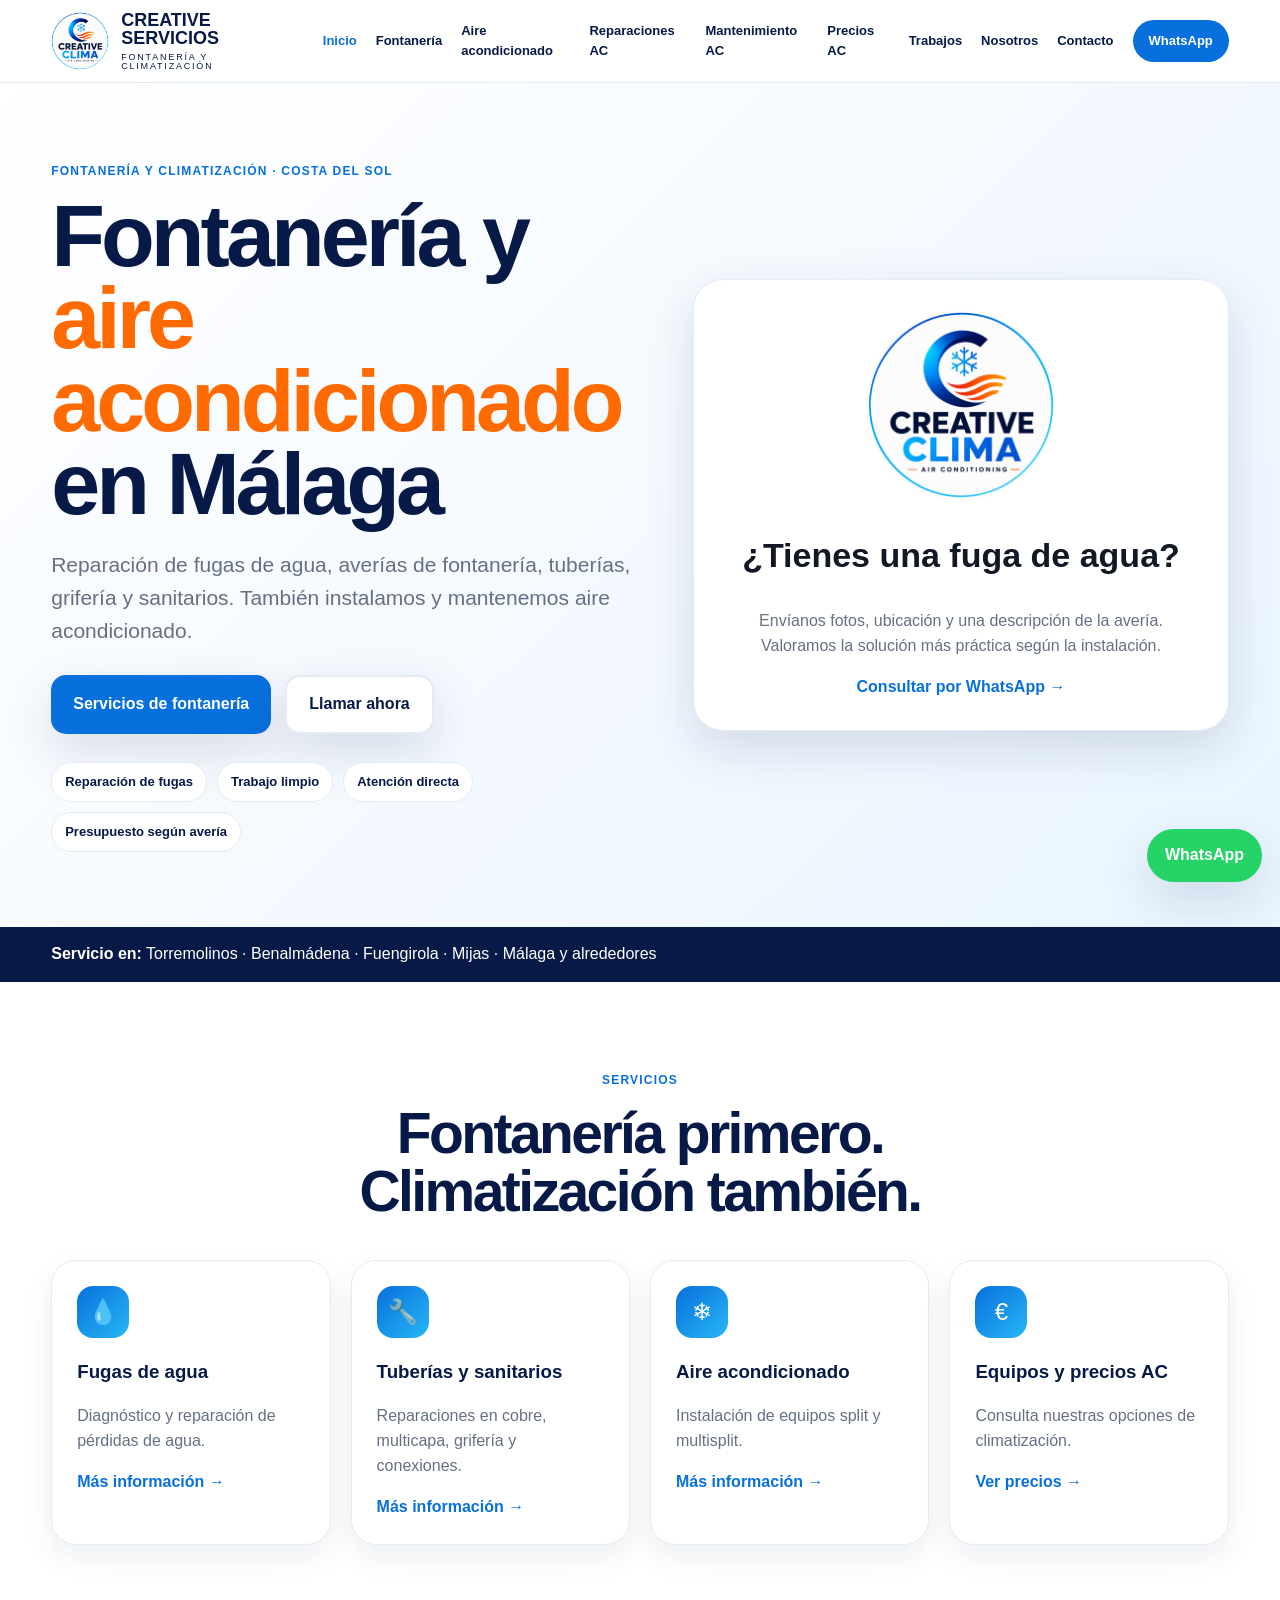
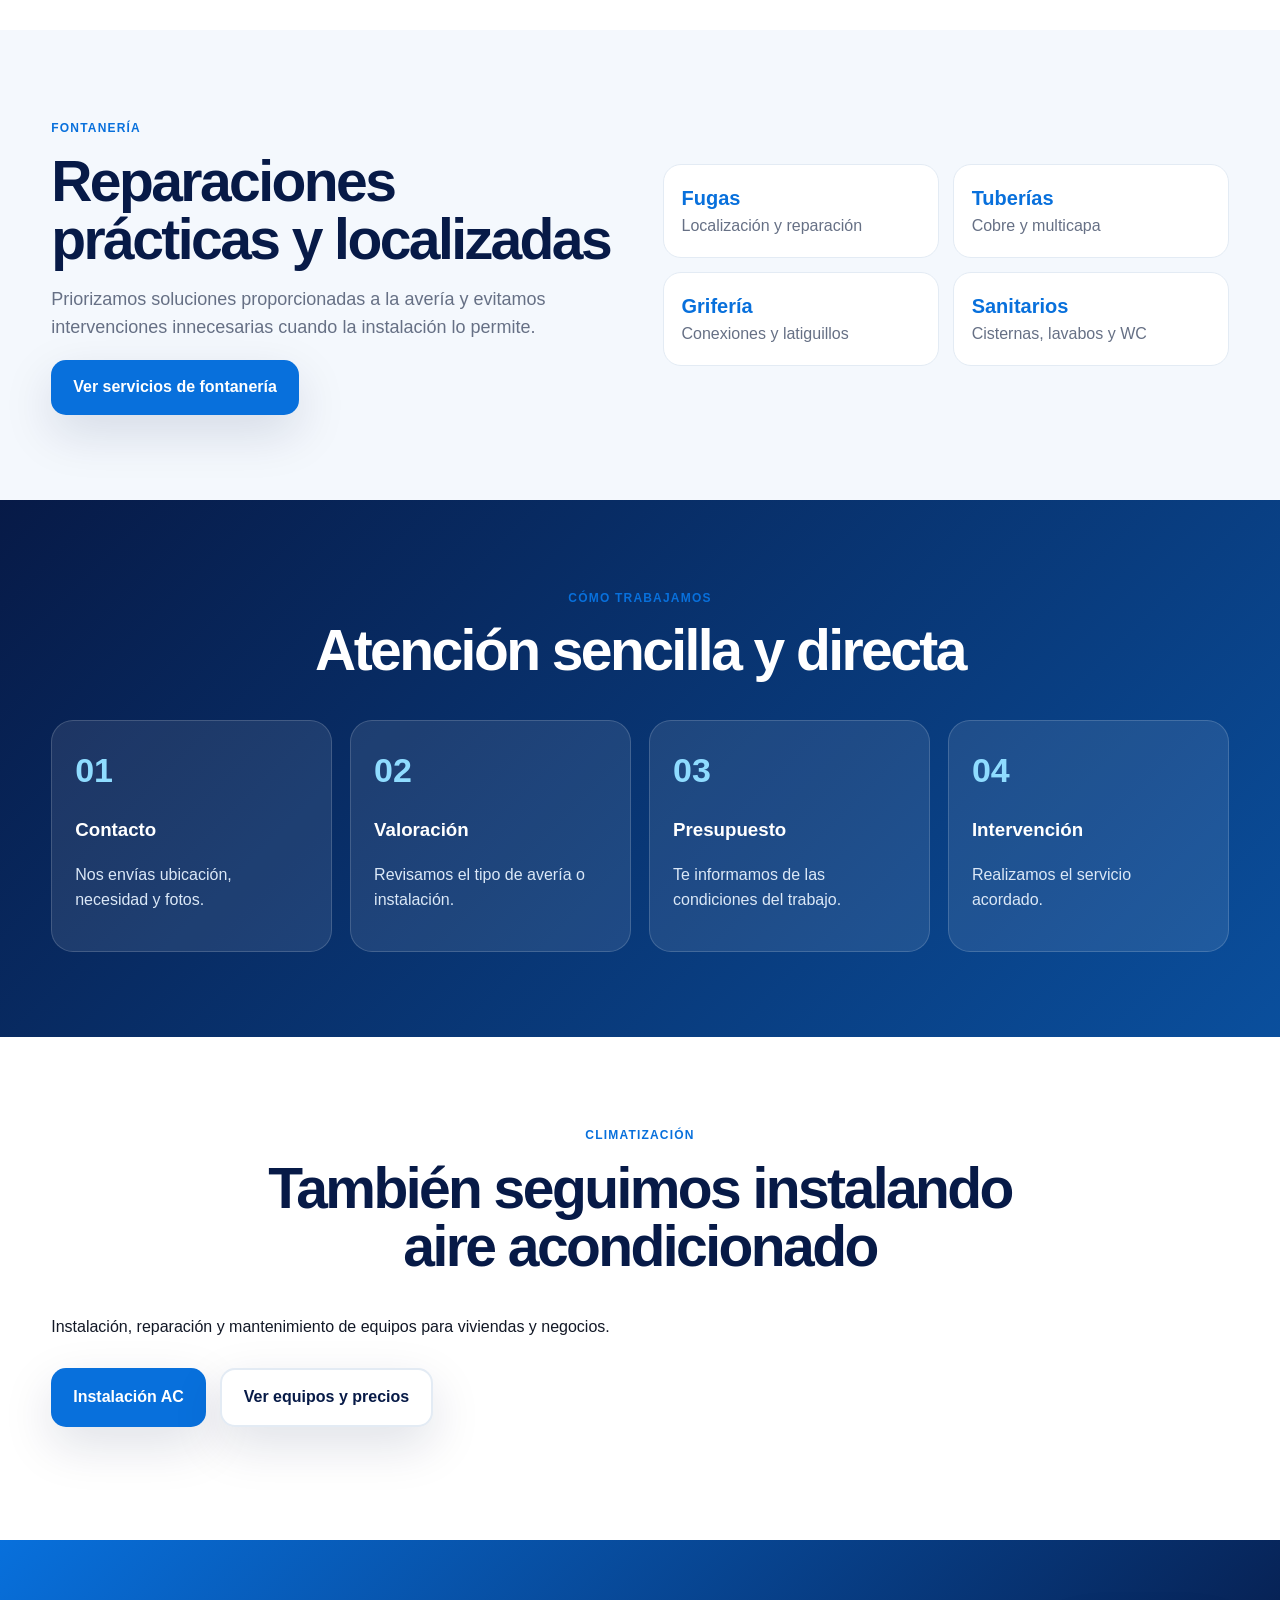
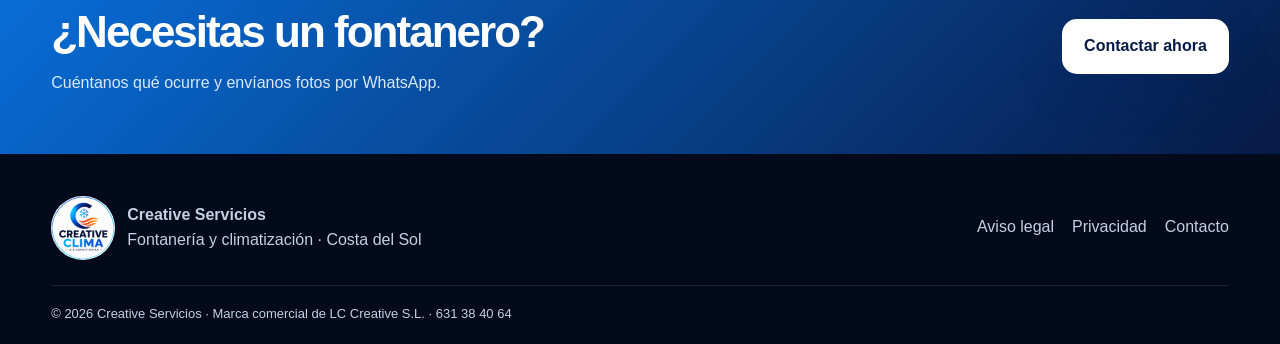
<file: index.html>
<!doctype html><html lang="es"><head>
<meta charset="utf-8"><meta name="viewport" content="width=device-width,initial-scale=1">
<title>Creative Servicios | Fontanería y aire acondicionado en Málaga</title>
<meta name="description" content="Fontanería, reparación de fugas de agua, averías y aire acondicionado en Torremolinos, Benalmádena, Fuengirola, Mijas y Málaga.">
<link rel="canonical" href="https://creativeclima.es/"><link rel="icon" href="assets/creative-clima-logo.png">
<link rel="stylesheet" href="styles.css"></head><body>
<header class="site-header"><div class="container header-inner">
<a class="brand" href="index.html"><img src="assets/creative-clima-logo.png" alt="Creative Servicios"><span><strong>CREATIVE SERVICIOS</strong><small>FONTANERÍA Y CLIMATIZACIÓN</small></span></a>
<button class="menu-toggle" aria-label="Abrir menú"><span></span><span></span><span></span></button>
<nav class="main-nav"><a class="active" href="index.html">Inicio</a><a href="fontaneria.html">Fontanería</a><a href="instalacion.html">Aire acondicionado</a><a href="reparaciones.html">Reparaciones AC</a><a href="mantenimiento.html">Mantenimiento AC</a><a href="precios.html">Precios AC</a><a href="trabajos.html">Trabajos</a><a href="nosotros.html">Nosotros</a><a href="contacto.html">Contacto</a><a class="nav-cta" href="https://wa.me/34631384064?text=Hola%2C%20necesito%20informaci%C3%B3n%20sobre%20fontaner%C3%ADa%20o%20climatizaci%C3%B3n" target="_blank" rel="noopener">WhatsApp</a></nav>
</div></header><main>
<section class="hero"><div class="container hero-grid"><div><span class="eyebrow">Fontanería y climatización · Costa del Sol</span><h1>Fontanería y <em>aire acondicionado</em> en Málaga</h1>
<p class="lead">Reparación de fugas de agua, averías de fontanería, tuberías, grifería y sanitarios. También instalamos y mantenemos aire acondicionado.</p>
<div class="actions"><a class="btn primary" href="fontaneria.html">Servicios de fontanería</a><a class="btn secondary" href="tel:+34631384064">Llamar ahora</a></div>
<div class="trust"><span>Reparación de fugas</span><span>Trabajo limpio</span><span>Atención directa</span><span>Presupuesto según avería</span></div></div>
<div class="hero-card"><img src="assets/creative-clima-logo.png" alt="Creative Servicios"><h2>¿Tienes una fuga de agua?</h2><p>Envíanos fotos, ubicación y una descripción de la avería. Valoramos la solución más práctica según la instalación.</p><a href="https://wa.me/34631384064?text=Hola%2C%20tengo%20una%20fuga%20de%20agua" target="_blank" rel="noopener">Consultar por WhatsApp →</a></div></div>
<div class="coverage"><div class="container"><b>Servicio en:</b> Torremolinos · Benalmádena · Fuengirola · Mijas · Málaga y alrededores</div></div></section>
<section class="section"><div class="container"><div class="section-head"><span class="eyebrow">Servicios</span><h2>Fontanería primero. Climatización también.</h2></div><div class="cards four">
<a class="card" href="fontaneria.html"><span class="icon">💧</span><h3>Fugas de agua</h3><p>Diagnóstico y reparación de pérdidas de agua.</p><b>Más información →</b></a>
<a class="card" href="fontaneria.html"><span class="icon">🔧</span><h3>Tuberías y sanitarios</h3><p>Reparaciones en cobre, multicapa, grifería y conexiones.</p><b>Más información →</b></a>
<a class="card" href="instalacion.html"><span class="icon">❄</span><h3>Aire acondicionado</h3><p>Instalación de equipos split y multisplit.</p><b>Más información →</b></a>
<a class="card" href="precios.html"><span class="icon">€</span><h3>Equipos y precios AC</h3><p>Consulta nuestras opciones de climatización.</p><b>Ver precios →</b></a></div></div></section>
<section class="section soft"><div class="container split"><div><span class="eyebrow">Fontanería</span><h2>Reparaciones prácticas y localizadas</h2><p>Priorizamos soluciones proporcionadas a la avería y evitamos intervenciones innecesarias cuando la instalación lo permite.</p><a class="btn primary" href="fontaneria.html">Ver servicios de fontanería</a></div><div class="check-list"><div><b>Fugas</b><span>Localización y reparación</span></div><div><b>Tuberías</b><span>Cobre y multicapa</span></div><div><b>Grifería</b><span>Conexiones y latiguillos</span></div><div><b>Sanitarios</b><span>Cisternas, lavabos y WC</span></div></div></div></section>
<section class="section dark"><div class="container"><div class="section-head light"><span class="eyebrow">Cómo trabajamos</span><h2>Atención sencilla y directa</h2></div><div class="steps"><div><span>01</span><h3>Contacto</h3><p>Nos envías ubicación, necesidad y fotos.</p></div><div><span>02</span><h3>Valoración</h3><p>Revisamos el tipo de avería o instalación.</p></div><div><span>03</span><h3>Presupuesto</h3><p>Te informamos de las condiciones del trabajo.</p></div><div><span>04</span><h3>Intervención</h3><p>Realizamos el servicio acordado.</p></div></div></div></section>
<section class="section"><div class="container"><div class="section-head"><span class="eyebrow">Climatización</span><h2>También seguimos instalando aire acondicionado</h2></div><p>Instalación, reparación y mantenimiento de equipos para viviendas y negocios.</p><div class="actions"><a class="btn primary" href="instalacion.html">Instalación AC</a><a class="btn secondary" href="precios.html">Ver equipos y precios</a></div></div></section>
<section class="cta"><div class="container cta-inner"><div><h2>¿Necesitas un fontanero?</h2><p>Cuéntanos qué ocurre y envíanos fotos por WhatsApp.</p></div><a class="btn white" href="https://wa.me/34631384064?text=Hola%2C%20necesito%20un%20servicio%20de%20fontaner%C3%ADa" target="_blank" rel="noopener">Contactar ahora</a></div></section></main>
<a class="floating-whatsapp" href="https://wa.me/34631384064" target="_blank" rel="noopener">WhatsApp</a>
<footer class="footer"><div class="container footer-grid"><div class="footer-brand"><img src="assets/creative-clima-logo.png" alt="Creative Servicios"><div><strong>Creative Servicios</strong><span>Fontanería y climatización · Costa del Sol</span></div></div><div class="footer-links"><a href="aviso-legal.html">Aviso legal</a><a href="privacidad.html">Privacidad</a><a href="contacto.html">Contacto</a></div></div><div class="container footer-bottom">© 2026 Creative Servicios · Marca comercial de LC Creative S.L. · 631 38 40 64</div></footer>
<script src="script.js"></script></body></html>
</file>
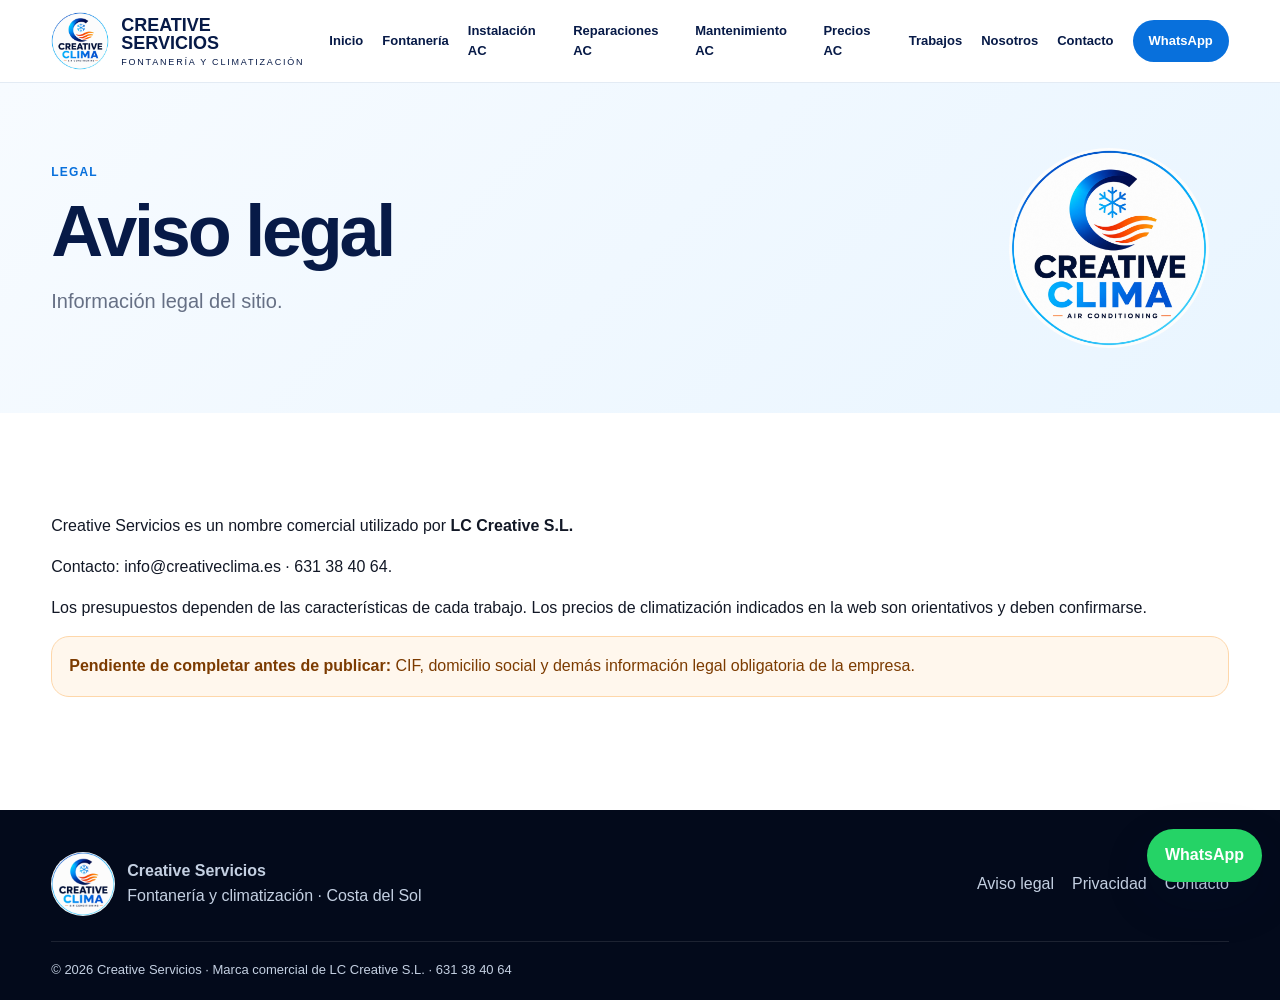
<file: aviso-legal.html>
<!doctype html><html lang="es"><head><meta charset="utf-8"><meta name="viewport" content="width=device-width,initial-scale=1"><title>Aviso legal | Creative Servicios</title><meta name="description" content="Información legal de Creative Servicios"><link rel="canonical" href="https://creativeclima.es/aviso-legal.html"><link rel="icon" href="assets/creative-clima-logo.png"><link rel="stylesheet" href="styles.css"></head><body><header class="site-header"><div class="container header-inner"><a class="brand" href="index.html"><img src="assets/creative-clima-logo.png" alt="Creative Servicios"><span><strong>CREATIVE SERVICIOS</strong><small>FONTANERÍA Y CLIMATIZACIÓN</small></span></a><button class="menu-toggle" aria-label="Abrir menú"><span></span><span></span><span></span></button><nav class="main-nav"><a  href="index.html">Inicio</a><a  href="fontaneria.html">Fontanería</a><a  href="instalacion.html">Instalación AC</a><a  href="reparaciones.html">Reparaciones AC</a><a  href="mantenimiento.html">Mantenimiento AC</a><a  href="precios.html">Precios AC</a><a  href="trabajos.html">Trabajos</a><a  href="nosotros.html">Nosotros</a><a  href="contacto.html">Contacto</a><a class="nav-cta" href="https://wa.me/34631384064?text=Hola%2C%20necesito%20informaci%C3%B3n%20sobre%20sus%20servicios" target="_blank" rel="noopener">WhatsApp</a></nav></div></header><main><section class="inner-hero"><div class="container inner-grid"><div><span class="eyebrow">Legal</span><h1>Aviso legal</h1><p>Información legal del sitio.</p></div><img src="assets/creative-clima-logo.png" alt="Creative Servicios"></div></section><section class="section"><div class="container"><p>Creative Servicios es un nombre comercial utilizado por <strong>LC Creative S.L.</strong></p><p>Contacto: <a href="mailto:info@creativeclima.es">info@creativeclima.es</a> · 631 38 40 64.</p><p>Los presupuestos dependen de las características de cada trabajo. Los precios de climatización indicados en la web son orientativos y deben confirmarse.</p><div class="notice"><b>Pendiente de completar antes de publicar:</b> CIF, domicilio social y demás información legal obligatoria de la empresa.</div></div></section></main><a class="floating-whatsapp" href="https://wa.me/34631384064" target="_blank" rel="noopener">WhatsApp</a><footer class="footer"><div class="container footer-grid"><div class="footer-brand"><img src="assets/creative-clima-logo.png" alt="Creative Servicios"><div><strong>Creative Servicios</strong><span>Fontanería y climatización · Costa del Sol</span></div></div><div class="footer-links"><a href="aviso-legal.html">Aviso legal</a><a href="privacidad.html">Privacidad</a><a href="contacto.html">Contacto</a></div></div><div class="container footer-bottom">© 2026 Creative Servicios · Marca comercial de LC Creative S.L. · 631 38 40 64</div></footer><script src="script.js"></script></body></html>
</file>
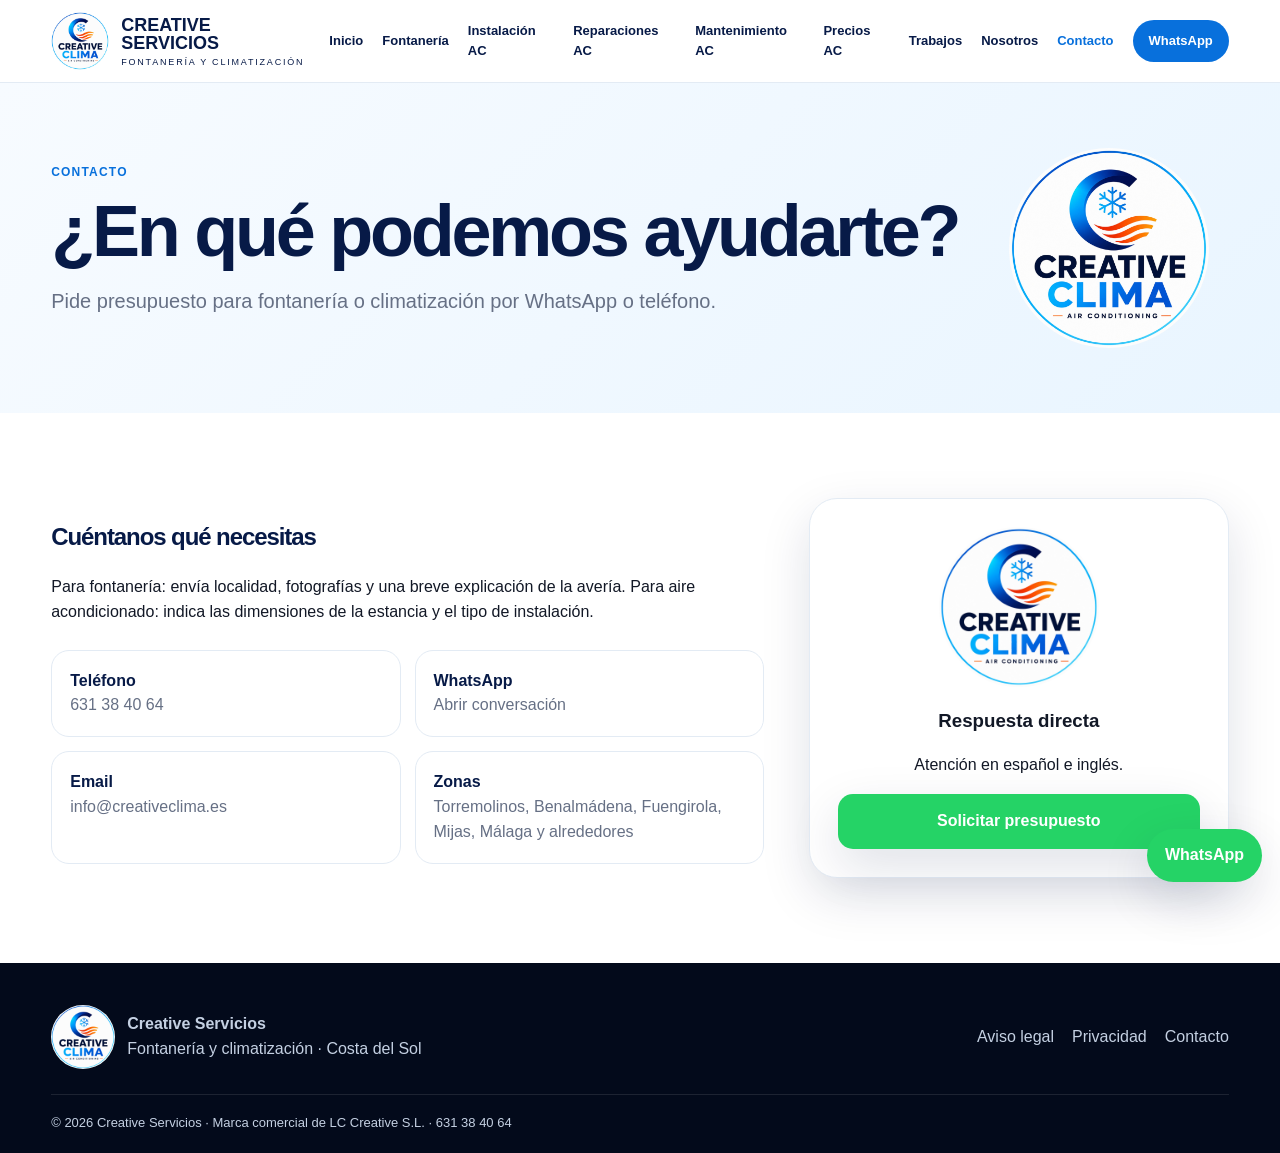
<file: contacto.html>
<!doctype html><html lang="es"><head><meta charset="utf-8"><meta name="viewport" content="width=device-width,initial-scale=1"><title>Contacto | Creative Servicios</title><meta name="description" content="Contacta con Creative Servicios para fontanería y aire acondicionado"><link rel="canonical" href="https://creativeclima.es/contacto.html"><link rel="icon" href="assets/creative-clima-logo.png"><link rel="stylesheet" href="styles.css"></head><body><header class="site-header"><div class="container header-inner"><a class="brand" href="index.html"><img src="assets/creative-clima-logo.png" alt="Creative Servicios"><span><strong>CREATIVE SERVICIOS</strong><small>FONTANERÍA Y CLIMATIZACIÓN</small></span></a><button class="menu-toggle" aria-label="Abrir menú"><span></span><span></span><span></span></button><nav class="main-nav"><a  href="index.html">Inicio</a><a  href="fontaneria.html">Fontanería</a><a  href="instalacion.html">Instalación AC</a><a  href="reparaciones.html">Reparaciones AC</a><a  href="mantenimiento.html">Mantenimiento AC</a><a  href="precios.html">Precios AC</a><a  href="trabajos.html">Trabajos</a><a  href="nosotros.html">Nosotros</a><a class=active href="contacto.html">Contacto</a><a class="nav-cta" href="https://wa.me/34631384064?text=Hola%2C%20necesito%20informaci%C3%B3n%20sobre%20sus%20servicios" target="_blank" rel="noopener">WhatsApp</a></nav></div></header><main><section class="inner-hero"><div class="container inner-grid"><div><span class="eyebrow">Contacto</span><h1>¿En qué podemos ayudarte?</h1><p>Pide presupuesto para fontanería o climatización por WhatsApp o teléfono.</p></div><img src="assets/creative-clima-logo.png" alt="Creative Servicios"></div></section><section class="section"><div class="container"><div class="contact-grid"><div><h2>Cuéntanos qué necesitas</h2><p>Para fontanería: envía localidad, fotografías y una breve explicación de la avería. Para aire acondicionado: indica las dimensiones de la estancia y el tipo de instalación.</p><div class="contact-info"><a href="tel:+34631384064"><b>Teléfono</b><span>631 38 40 64</span></a><a href="https://wa.me/34631384064" target="_blank" rel="noopener"><b>WhatsApp</b><span>Abrir conversación</span></a><a href="mailto:info@creativeclima.es"><b>Email</b><span>info@creativeclima.es</span></a><div><b>Zonas</b><span>Torremolinos, Benalmádena, Fuengirola, Mijas, Málaga y alrededores</span></div></div></div><div class="contact-card"><img src="assets/creative-clima-logo.png" alt="Creative Servicios"><h3>Respuesta directa</h3><p>Atención en español e inglés.</p><a class="btn whatsapp" href="https://wa.me/34631384064">Solicitar presupuesto</a></div></div></div></section></main><a class="floating-whatsapp" href="https://wa.me/34631384064" target="_blank" rel="noopener">WhatsApp</a><footer class="footer"><div class="container footer-grid"><div class="footer-brand"><img src="assets/creative-clima-logo.png" alt="Creative Servicios"><div><strong>Creative Servicios</strong><span>Fontanería y climatización · Costa del Sol</span></div></div><div class="footer-links"><a href="aviso-legal.html">Aviso legal</a><a href="privacidad.html">Privacidad</a><a href="contacto.html">Contacto</a></div></div><div class="container footer-bottom">© 2026 Creative Servicios · Marca comercial de LC Creative S.L. · 631 38 40 64</div></footer><script src="script.js"></script></body></html>
</file>
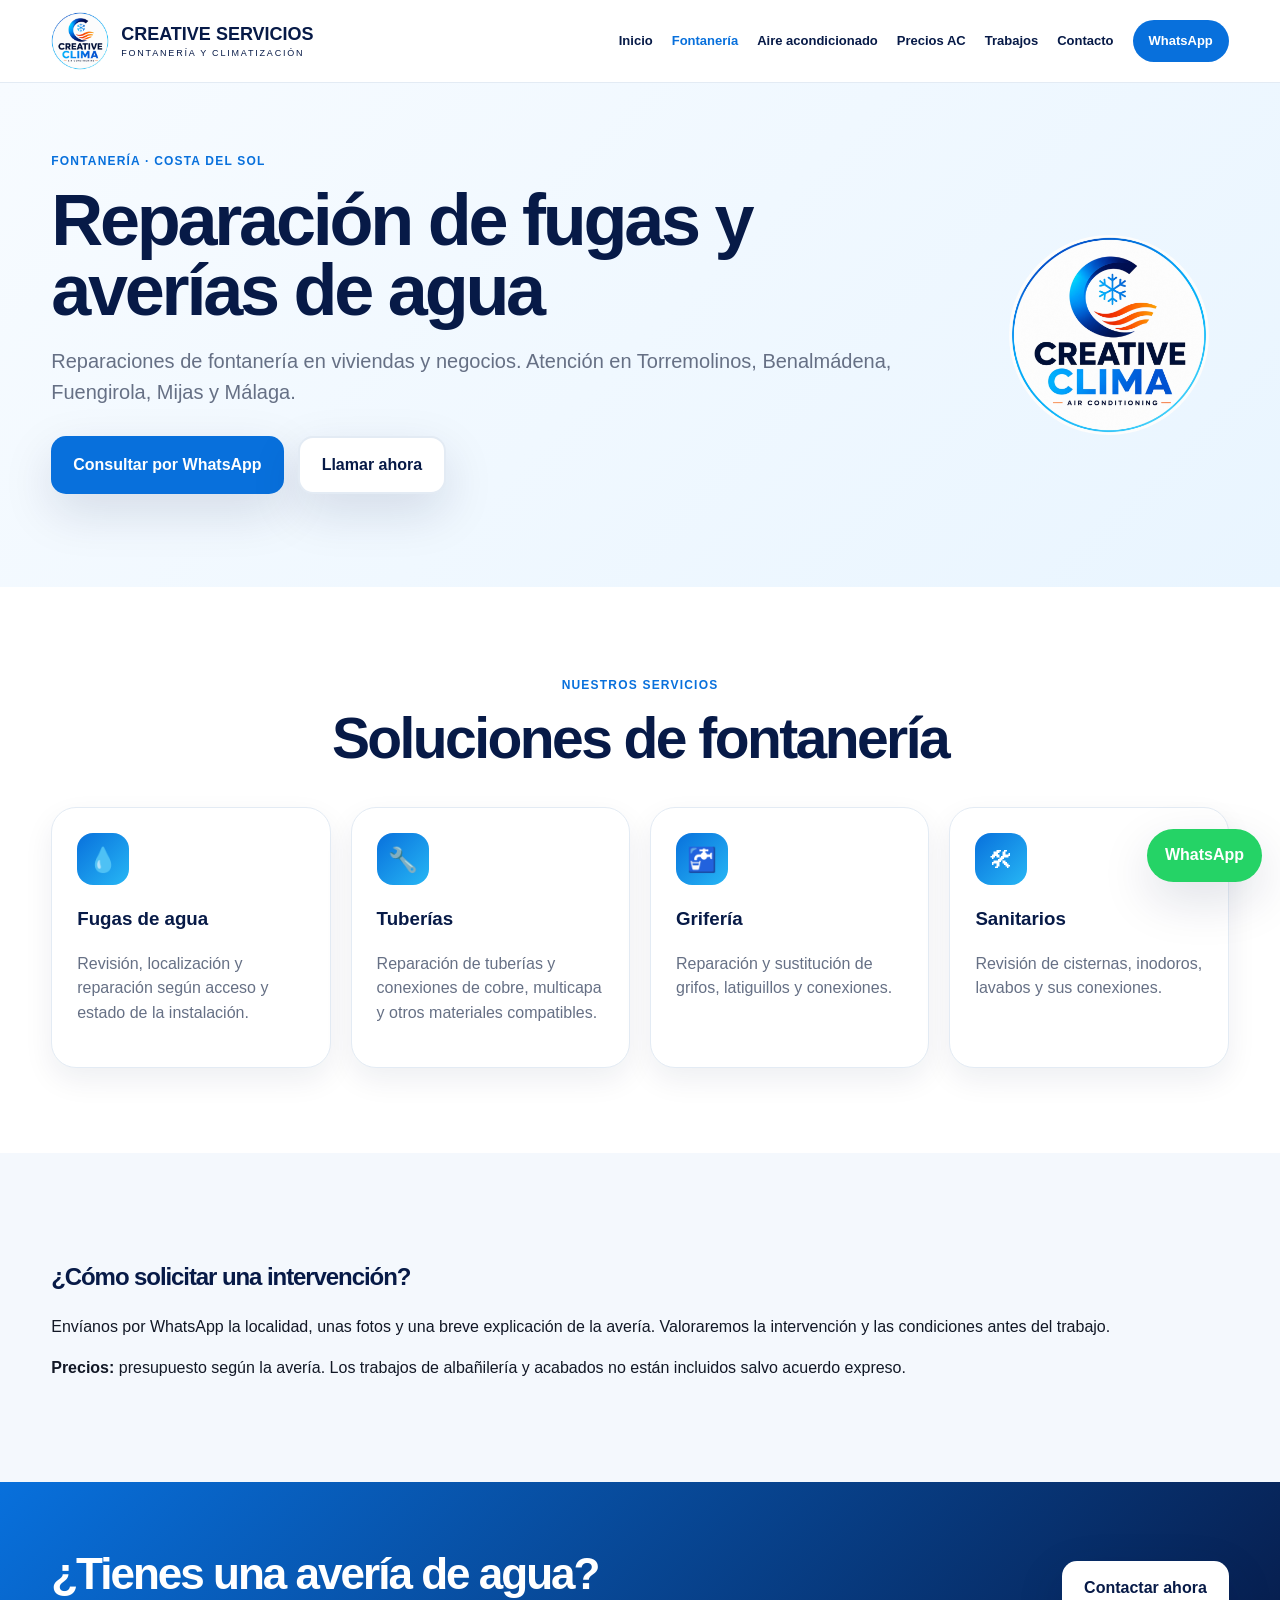
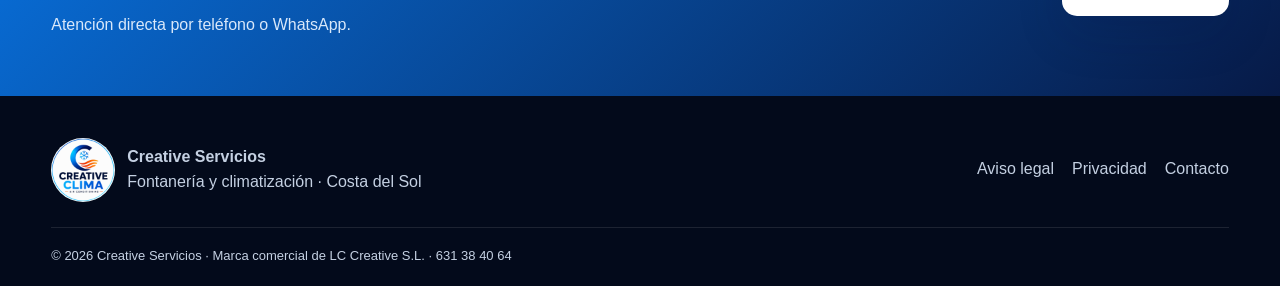
<file: fontaneria.html>
<!doctype html><html lang="es"><head><meta charset="utf-8"><meta name="viewport" content="width=device-width,initial-scale=1"><title>Fontanería y reparación de fugas en Málaga | Creative Servicios</title><meta name="description" content="Fontanería, reparación de fugas, tuberías de cobre y multicapa, grifería y sanitarios en Torremolinos, Benalmádena, Fuengirola y Málaga."><link rel="canonical" href="https://creativeclima.es/fontaneria.html"><link rel="icon" href="assets/creative-clima-logo.png"><link rel="stylesheet" href="styles.css"></head><body>
<header class="site-header"><div class="container header-inner"><a class="brand" href="index.html"><img src="assets/creative-clima-logo.png" alt="Creative Servicios"><span><strong>CREATIVE SERVICIOS</strong><small>FONTANERÍA Y CLIMATIZACIÓN</small></span></a><button class="menu-toggle" aria-label="Abrir menú"><span></span><span></span><span></span></button><nav class="main-nav"><a href="index.html">Inicio</a><a class="active" href="fontaneria.html">Fontanería</a><a href="instalacion.html">Aire acondicionado</a><a href="precios.html">Precios AC</a><a href="trabajos.html">Trabajos</a><a href="contacto.html">Contacto</a><a class="nav-cta" href="https://wa.me/34631384064?text=Hola%2C%20tengo%20una%20aver%C3%ADa%20de%20agua" target="_blank" rel="noopener">WhatsApp</a></nav></div></header>
<main><section class="inner-hero"><div class="container inner-grid"><div><span class="eyebrow">Fontanería · Costa del Sol</span><h1>Reparación de fugas y averías de agua</h1><p>Reparaciones de fontanería en viviendas y negocios. Atención en Torremolinos, Benalmádena, Fuengirola, Mijas y Málaga.</p><div class="actions"><a class="btn primary" href="https://wa.me/34631384064?text=Hola%2C%20necesito%20una%20reparaci%C3%B3n%20de%20fontaner%C3%ADa" target="_blank" rel="noopener">Consultar por WhatsApp</a><a class="btn secondary" href="tel:+34631384064">Llamar ahora</a></div></div><img src="assets/creative-clima-logo.png" alt="Creative Servicios"></div></section>
<section class="section"><div class="container"><div class="section-head"><span class="eyebrow">Nuestros servicios</span><h2>Soluciones de fontanería</h2></div><div class="cards four"><div class="card"><span class="icon">💧</span><h3>Fugas de agua</h3><p>Revisión, localización y reparación según acceso y estado de la instalación.</p></div><div class="card"><span class="icon">🔧</span><h3>Tuberías</h3><p>Reparación de tuberías y conexiones de cobre, multicapa y otros materiales compatibles.</p></div><div class="card"><span class="icon">🚰</span><h3>Grifería</h3><p>Reparación y sustitución de grifos, latiguillos y conexiones.</p></div><div class="card"><span class="icon">🛠</span><h3>Sanitarios</h3><p>Revisión de cisternas, inodoros, lavabos y sus conexiones.</p></div></div></div></section>
<section class="section soft"><div class="container"><h2>¿Cómo solicitar una intervención?</h2><p>Envíanos por WhatsApp la localidad, unas fotos y una breve explicación de la avería. Valoraremos la intervención y las condiciones antes del trabajo.</p><p><strong>Precios:</strong> presupuesto según la avería. Los trabajos de albañilería y acabados no están incluidos salvo acuerdo expreso.</p></div></section><section class="cta"><div class="container cta-inner"><div><h2>¿Tienes una avería de agua?</h2><p>Atención directa por teléfono o WhatsApp.</p></div><a class="btn white" href="https://wa.me/34631384064?text=Hola%2C%20tengo%20una%20aver%C3%ADa%20de%20agua" target="_blank" rel="noopener">Contactar ahora</a></div></section></main>
<a class="floating-whatsapp" href="https://wa.me/34631384064" target="_blank" rel="noopener">WhatsApp</a><footer class="footer"><div class="container footer-grid"><div class="footer-brand"><img src="assets/creative-clima-logo.png" alt="Creative Servicios"><div><strong>Creative Servicios</strong><span>Fontanería y climatización · Costa del Sol</span></div></div><div class="footer-links"><a href="aviso-legal.html">Aviso legal</a><a href="privacidad.html">Privacidad</a><a href="contacto.html">Contacto</a></div></div><div class="container footer-bottom">© 2026 Creative Servicios · Marca comercial de LC Creative S.L. · 631 38 40 64</div></footer><script src="script.js"></script></body></html>
</file>
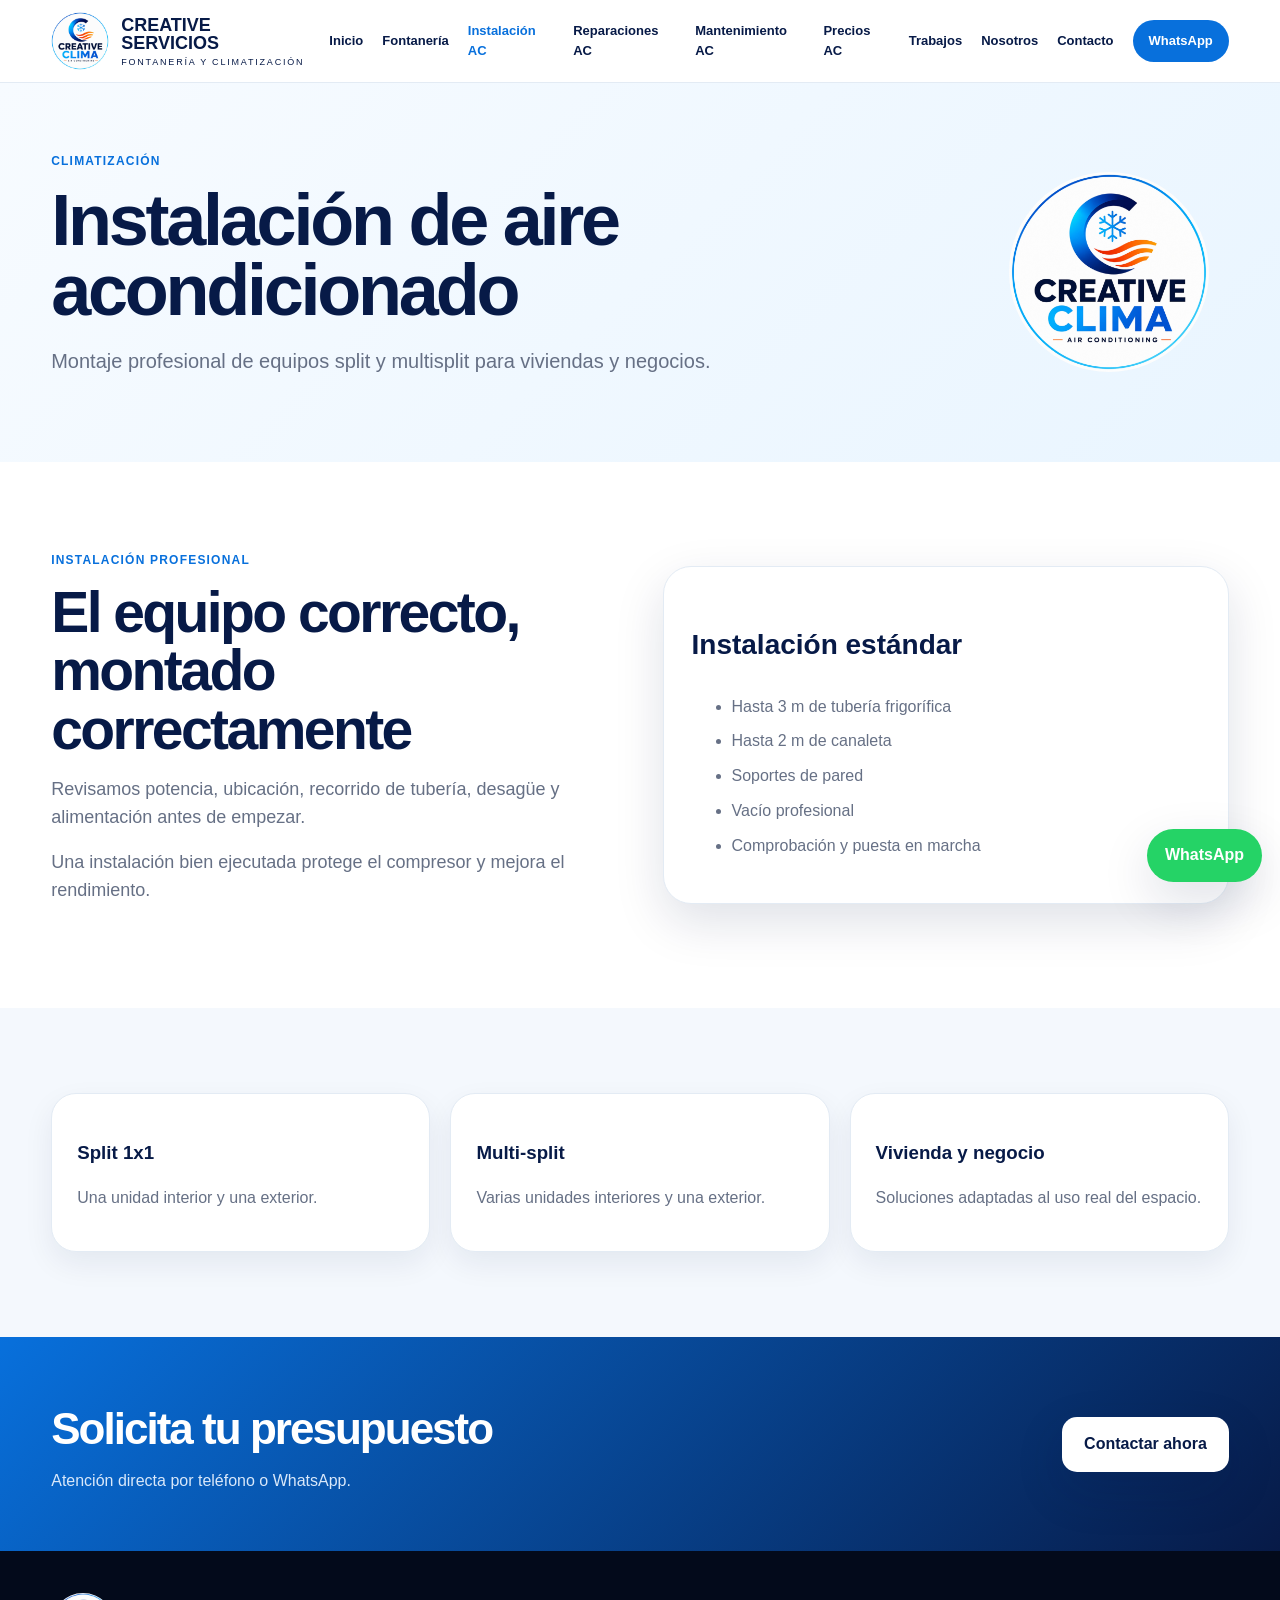
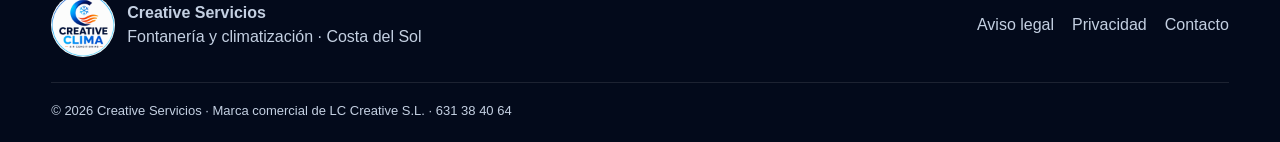
<file: instalacion.html>
<!doctype html><html lang="es"><head><meta charset="utf-8"><meta name="viewport" content="width=device-width,initial-scale=1"><title>Instalación de aire acondicionado | Creative Servicios</title><meta name="description" content="Instalación profesional de equipos split y multisplit en Málaga"><link rel="canonical" href="https://creativeclima.es/instalacion.html"><link rel="icon" href="assets/creative-clima-logo.png"><link rel="stylesheet" href="styles.css"></head><body><header class="site-header"><div class="container header-inner"><a class="brand" href="index.html"><img src="assets/creative-clima-logo.png" alt="Creative Servicios"><span><strong>CREATIVE SERVICIOS</strong><small>FONTANERÍA Y CLIMATIZACIÓN</small></span></a><button class="menu-toggle" aria-label="Abrir menú"><span></span><span></span><span></span></button><nav class="main-nav"><a  href="index.html">Inicio</a><a  href="fontaneria.html">Fontanería</a><a class=active href="instalacion.html">Instalación AC</a><a  href="reparaciones.html">Reparaciones AC</a><a  href="mantenimiento.html">Mantenimiento AC</a><a  href="precios.html">Precios AC</a><a  href="trabajos.html">Trabajos</a><a  href="nosotros.html">Nosotros</a><a  href="contacto.html">Contacto</a><a class="nav-cta" href="https://wa.me/34631384064?text=Hola%2C%20necesito%20informaci%C3%B3n%20sobre%20sus%20servicios" target="_blank" rel="noopener">WhatsApp</a></nav></div></header><main><section class="inner-hero"><div class="container inner-grid"><div><span class="eyebrow">Climatización</span><h1>Instalación de aire acondicionado</h1><p>Montaje profesional de equipos split y multisplit para viviendas y negocios.</p></div><img src="assets/creative-clima-logo.png" alt="Creative Servicios"></div></section><section class="section"><div class="container"><div class="split"><div><span class="eyebrow">Instalación profesional</span><h2>El equipo correcto, montado correctamente</h2><p>Revisamos potencia, ubicación, recorrido de tubería, desagüe y alimentación antes de empezar.</p><p>Una instalación bien ejecutada protege el compresor y mejora el rendimiento.</p></div><div class="feature-box"><h3>Instalación estándar</h3><ul><li>Hasta 3 m de tubería frigorífica</li><li>Hasta 2 m de canaleta</li><li>Soportes de pared</li><li>Vacío profesional</li><li>Comprobación y puesta en marcha</li></ul></div></div></div></section><section class="section soft"><div class="container"><div class="cards three"><div class="card"><h3>Split 1x1</h3><p>Una unidad interior y una exterior.</p></div><div class="card"><h3>Multi-split</h3><p>Varias unidades interiores y una exterior.</p></div><div class="card"><h3>Vivienda y negocio</h3><p>Soluciones adaptadas al uso real del espacio.</p></div></div></div></section><section class="cta"><div class="container cta-inner"><div><h2>Solicita tu presupuesto</h2><p>Atención directa por teléfono o WhatsApp.</p></div><a class="btn white" href="https://wa.me/34631384064" target="_blank" rel="noopener">Contactar ahora</a></div></section></main><a class="floating-whatsapp" href="https://wa.me/34631384064" target="_blank" rel="noopener">WhatsApp</a><footer class="footer"><div class="container footer-grid"><div class="footer-brand"><img src="assets/creative-clima-logo.png" alt="Creative Servicios"><div><strong>Creative Servicios</strong><span>Fontanería y climatización · Costa del Sol</span></div></div><div class="footer-links"><a href="aviso-legal.html">Aviso legal</a><a href="privacidad.html">Privacidad</a><a href="contacto.html">Contacto</a></div></div><div class="container footer-bottom">© 2026 Creative Servicios · Marca comercial de LC Creative S.L. · 631 38 40 64</div></footer><script src="script.js"></script></body></html>
</file>
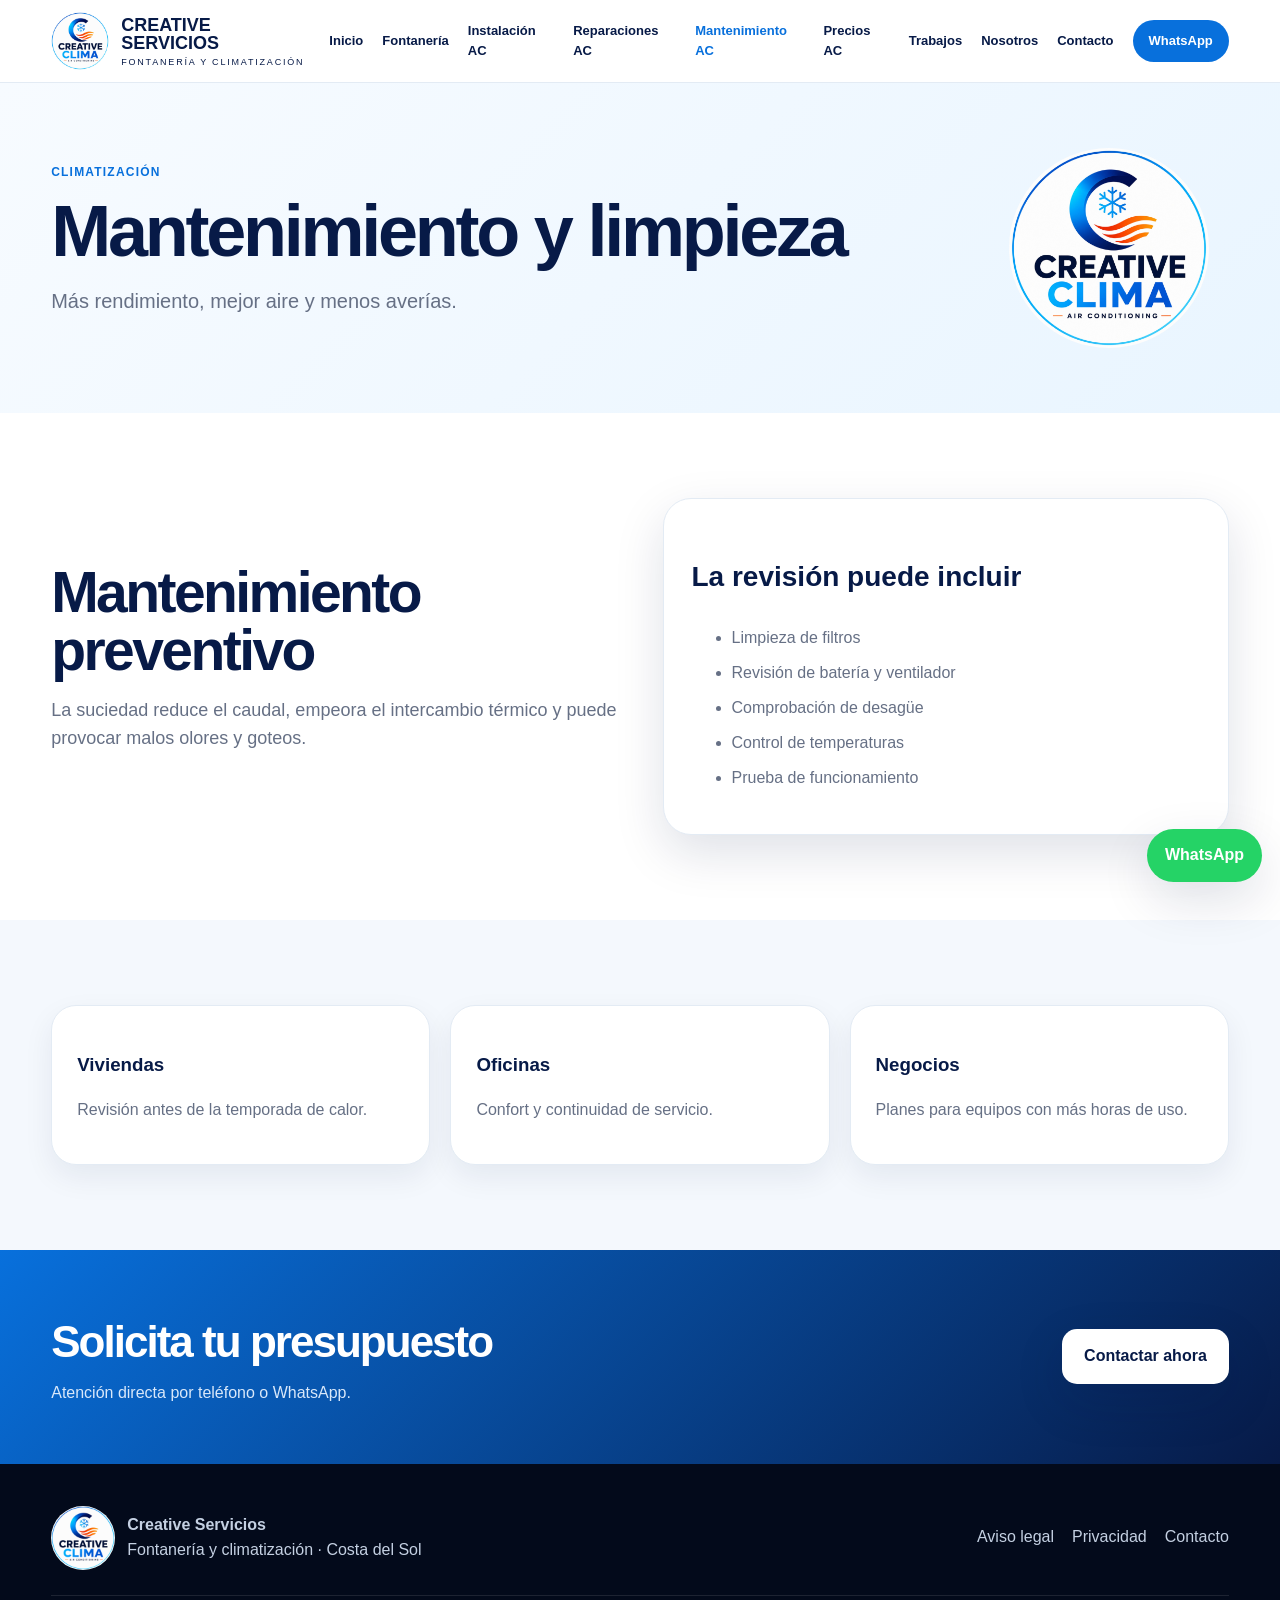
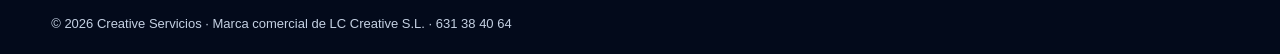
<file: mantenimiento.html>
<!doctype html><html lang="es"><head><meta charset="utf-8"><meta name="viewport" content="width=device-width,initial-scale=1"><title>Mantenimiento de aire acondicionado | Creative Servicios</title><meta name="description" content="Limpieza y mantenimiento preventivo de aire acondicionado"><link rel="canonical" href="https://creativeclima.es/mantenimiento.html"><link rel="icon" href="assets/creative-clima-logo.png"><link rel="stylesheet" href="styles.css"></head><body><header class="site-header"><div class="container header-inner"><a class="brand" href="index.html"><img src="assets/creative-clima-logo.png" alt="Creative Servicios"><span><strong>CREATIVE SERVICIOS</strong><small>FONTANERÍA Y CLIMATIZACIÓN</small></span></a><button class="menu-toggle" aria-label="Abrir menú"><span></span><span></span><span></span></button><nav class="main-nav"><a  href="index.html">Inicio</a><a  href="fontaneria.html">Fontanería</a><a  href="instalacion.html">Instalación AC</a><a  href="reparaciones.html">Reparaciones AC</a><a class=active href="mantenimiento.html">Mantenimiento AC</a><a  href="precios.html">Precios AC</a><a  href="trabajos.html">Trabajos</a><a  href="nosotros.html">Nosotros</a><a  href="contacto.html">Contacto</a><a class="nav-cta" href="https://wa.me/34631384064?text=Hola%2C%20necesito%20informaci%C3%B3n%20sobre%20sus%20servicios" target="_blank" rel="noopener">WhatsApp</a></nav></div></header><main><section class="inner-hero"><div class="container inner-grid"><div><span class="eyebrow">Climatización</span><h1>Mantenimiento y limpieza</h1><p>Más rendimiento, mejor aire y menos averías.</p></div><img src="assets/creative-clima-logo.png" alt="Creative Servicios"></div></section><section class="section"><div class="container"><div class="split"><div><h2>Mantenimiento preventivo</h2><p>La suciedad reduce el caudal, empeora el intercambio térmico y puede provocar malos olores y goteos.</p></div><div class="feature-box"><h3>La revisión puede incluir</h3><ul><li>Limpieza de filtros</li><li>Revisión de batería y ventilador</li><li>Comprobación de desagüe</li><li>Control de temperaturas</li><li>Prueba de funcionamiento</li></ul></div></div></div></section><section class="section soft"><div class="container"><div class="cards three"><div class="card"><h3>Viviendas</h3><p>Revisión antes de la temporada de calor.</p></div><div class="card"><h3>Oficinas</h3><p>Confort y continuidad de servicio.</p></div><div class="card"><h3>Negocios</h3><p>Planes para equipos con más horas de uso.</p></div></div></div></section><section class="cta"><div class="container cta-inner"><div><h2>Solicita tu presupuesto</h2><p>Atención directa por teléfono o WhatsApp.</p></div><a class="btn white" href="https://wa.me/34631384064" target="_blank" rel="noopener">Contactar ahora</a></div></section></main><a class="floating-whatsapp" href="https://wa.me/34631384064" target="_blank" rel="noopener">WhatsApp</a><footer class="footer"><div class="container footer-grid"><div class="footer-brand"><img src="assets/creative-clima-logo.png" alt="Creative Servicios"><div><strong>Creative Servicios</strong><span>Fontanería y climatización · Costa del Sol</span></div></div><div class="footer-links"><a href="aviso-legal.html">Aviso legal</a><a href="privacidad.html">Privacidad</a><a href="contacto.html">Contacto</a></div></div><div class="container footer-bottom">© 2026 Creative Servicios · Marca comercial de LC Creative S.L. · 631 38 40 64</div></footer><script src="script.js"></script></body></html>
</file>
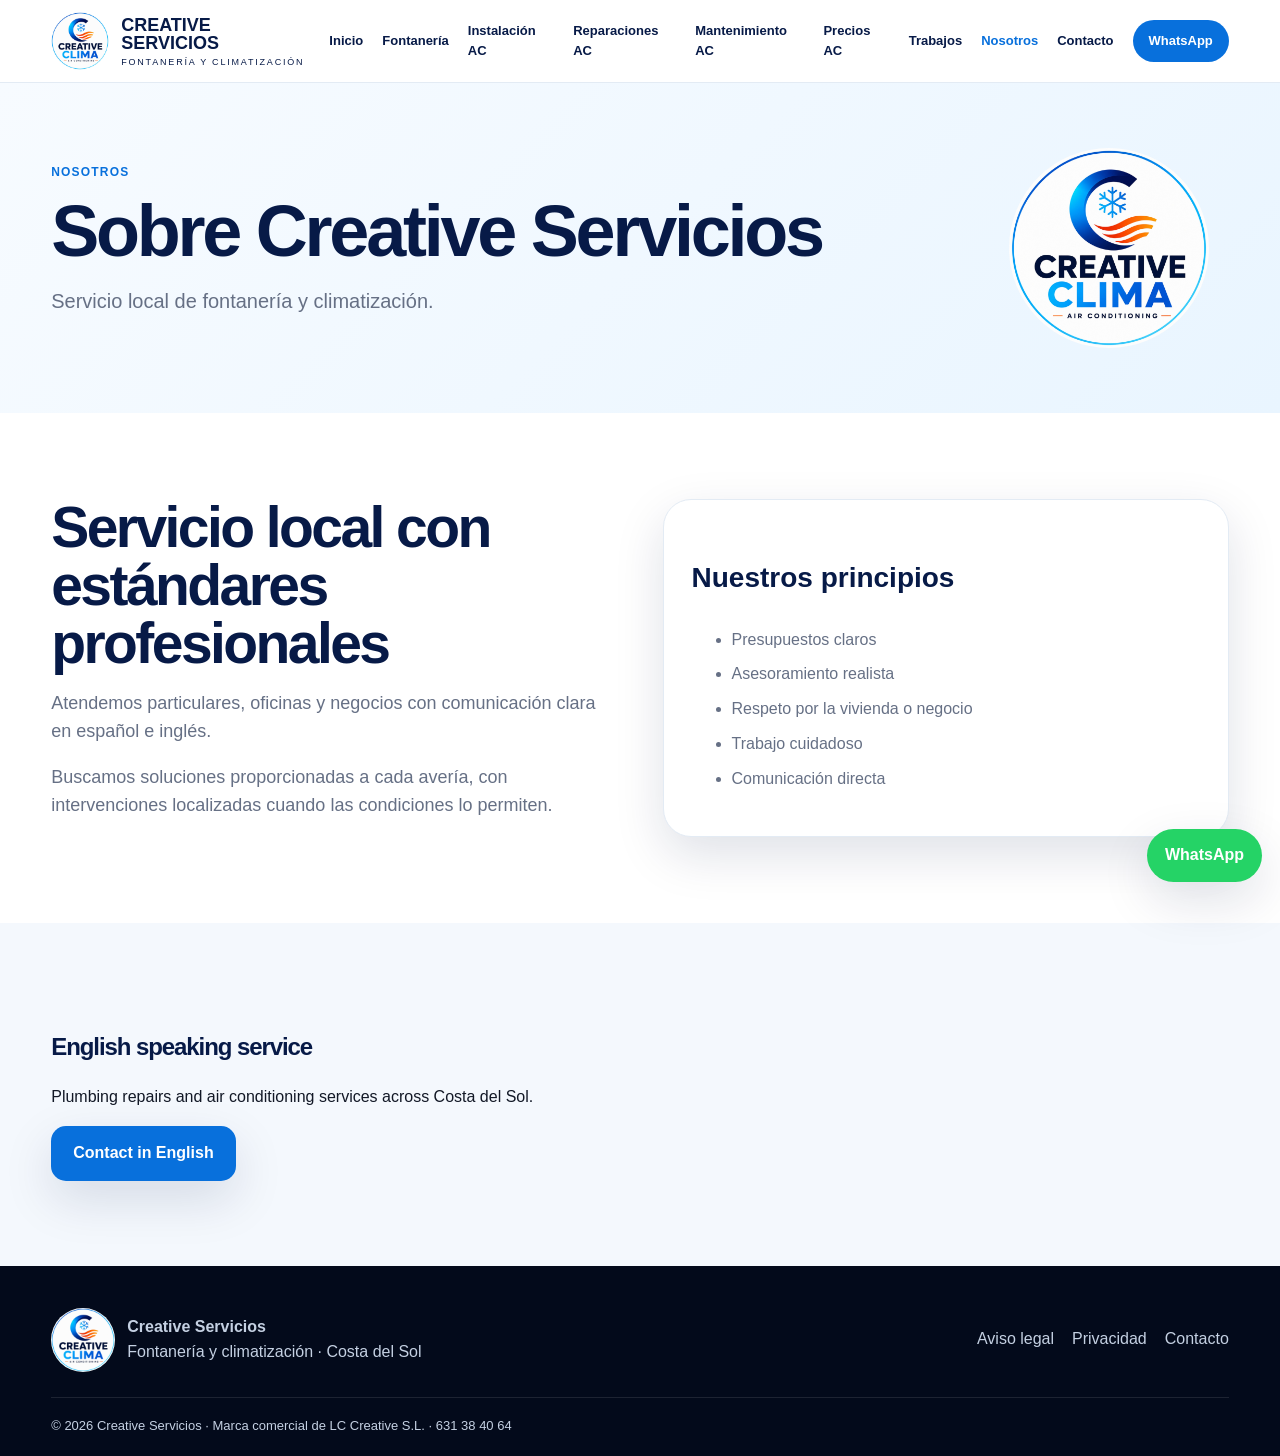
<file: nosotros.html>
<!doctype html><html lang="es"><head><meta charset="utf-8"><meta name="viewport" content="width=device-width,initial-scale=1"><title>Sobre nosotros | Creative Servicios</title><meta name="description" content="Creative Servicios: fontanería y climatización en la Costa del Sol"><link rel="canonical" href="https://creativeclima.es/nosotros.html"><link rel="icon" href="assets/creative-clima-logo.png"><link rel="stylesheet" href="styles.css"></head><body><header class="site-header"><div class="container header-inner"><a class="brand" href="index.html"><img src="assets/creative-clima-logo.png" alt="Creative Servicios"><span><strong>CREATIVE SERVICIOS</strong><small>FONTANERÍA Y CLIMATIZACIÓN</small></span></a><button class="menu-toggle" aria-label="Abrir menú"><span></span><span></span><span></span></button><nav class="main-nav"><a  href="index.html">Inicio</a><a  href="fontaneria.html">Fontanería</a><a  href="instalacion.html">Instalación AC</a><a  href="reparaciones.html">Reparaciones AC</a><a  href="mantenimiento.html">Mantenimiento AC</a><a  href="precios.html">Precios AC</a><a  href="trabajos.html">Trabajos</a><a class=active href="nosotros.html">Nosotros</a><a  href="contacto.html">Contacto</a><a class="nav-cta" href="https://wa.me/34631384064?text=Hola%2C%20necesito%20informaci%C3%B3n%20sobre%20sus%20servicios" target="_blank" rel="noopener">WhatsApp</a></nav></div></header><main><section class="inner-hero"><div class="container inner-grid"><div><span class="eyebrow">Nosotros</span><h1>Sobre Creative Servicios</h1><p>Servicio local de fontanería y climatización.</p></div><img src="assets/creative-clima-logo.png" alt="Creative Servicios"></div></section><section class="section"><div class="container"><div class="split"><div><h2>Servicio local con estándares profesionales</h2><p>Atendemos particulares, oficinas y negocios con comunicación clara en español e inglés.</p><p>Buscamos soluciones proporcionadas a cada avería, con intervenciones localizadas cuando las condiciones lo permiten.</p></div><div class="feature-box"><h3>Nuestros principios</h3><ul><li>Presupuestos claros</li><li>Asesoramiento realista</li><li>Respeto por la vivienda o negocio</li><li>Trabajo cuidadoso</li><li>Comunicación directa</li></ul></div></div></div></section><section class="section soft"><div class="container"><h2>English speaking service</h2><p>Plumbing repairs and air conditioning services across Costa del Sol.</p><a class="btn primary" href="https://wa.me/34631384064?text=Hello%2C%20I%20need%20a%20quotation">Contact in English</a></div></section></main><a class="floating-whatsapp" href="https://wa.me/34631384064" target="_blank" rel="noopener">WhatsApp</a><footer class="footer"><div class="container footer-grid"><div class="footer-brand"><img src="assets/creative-clima-logo.png" alt="Creative Servicios"><div><strong>Creative Servicios</strong><span>Fontanería y climatización · Costa del Sol</span></div></div><div class="footer-links"><a href="aviso-legal.html">Aviso legal</a><a href="privacidad.html">Privacidad</a><a href="contacto.html">Contacto</a></div></div><div class="container footer-bottom">© 2026 Creative Servicios · Marca comercial de LC Creative S.L. · 631 38 40 64</div></footer><script src="script.js"></script></body></html>
</file>
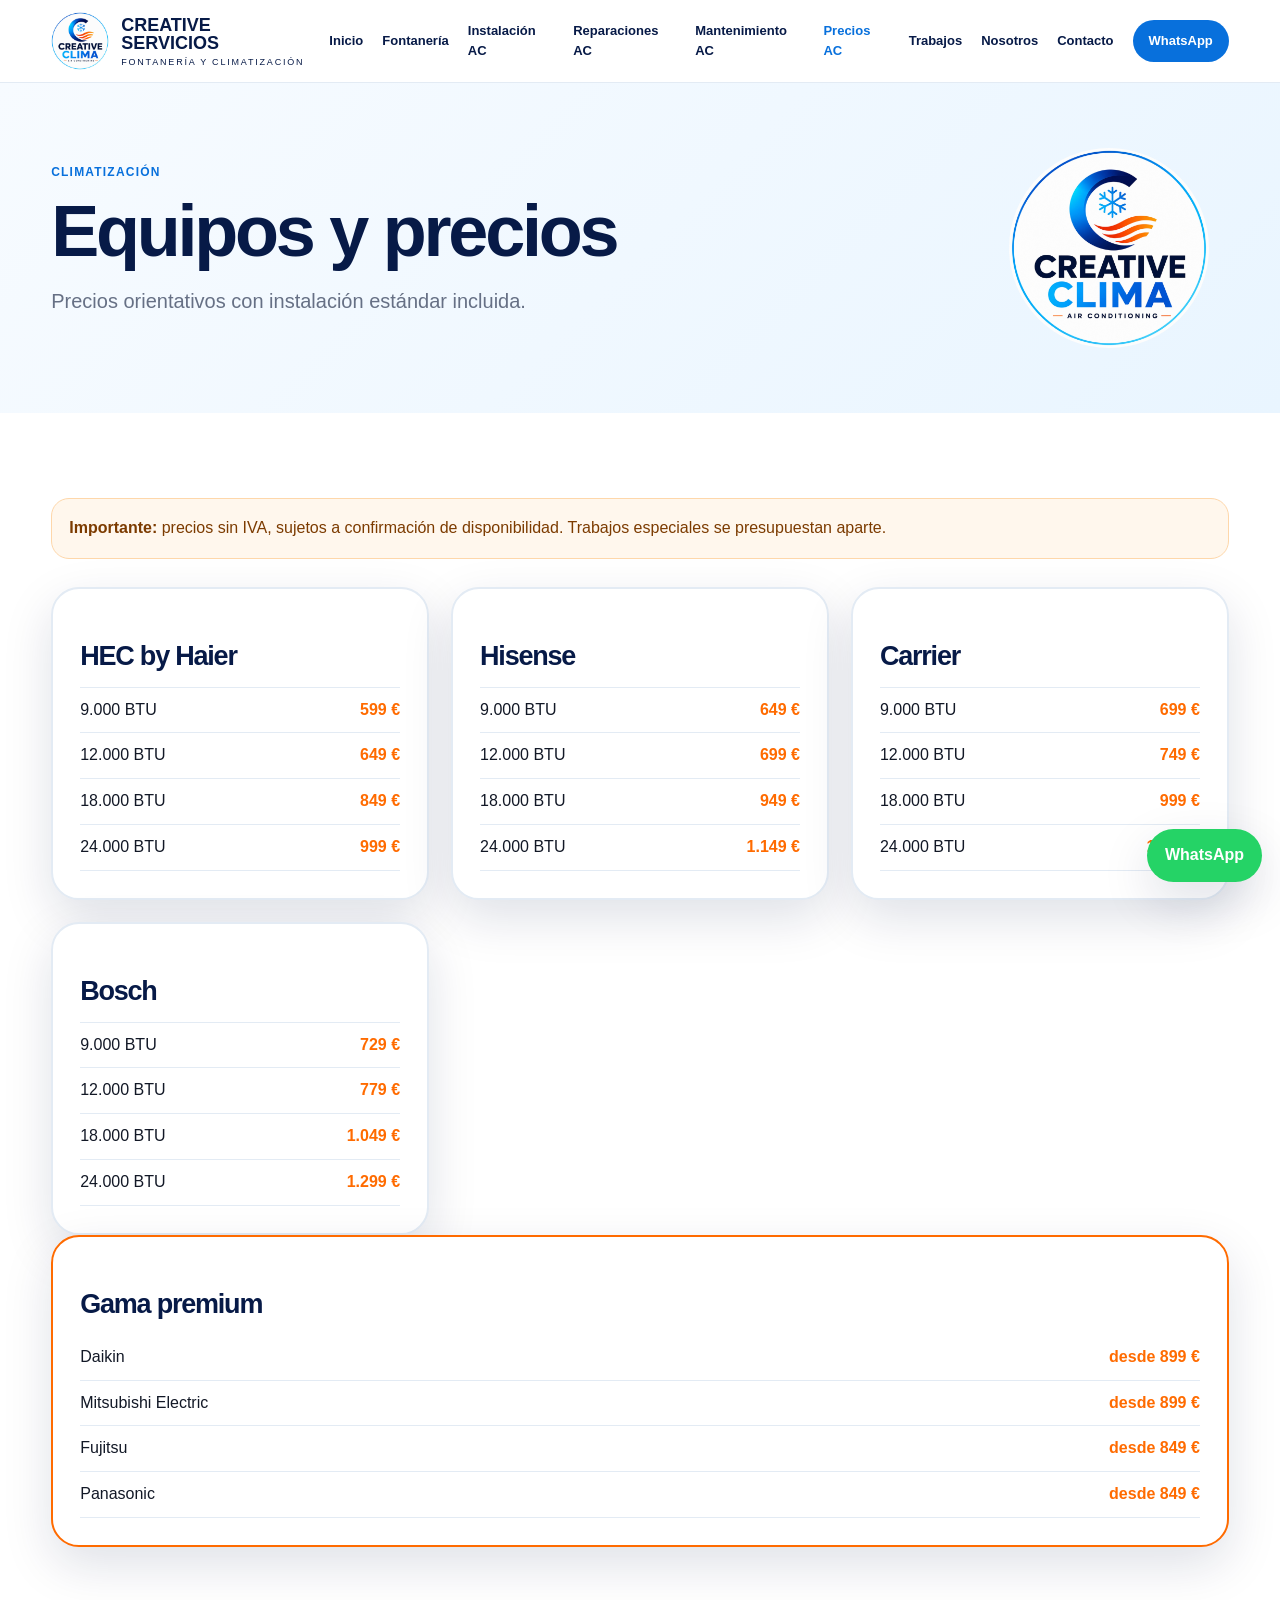
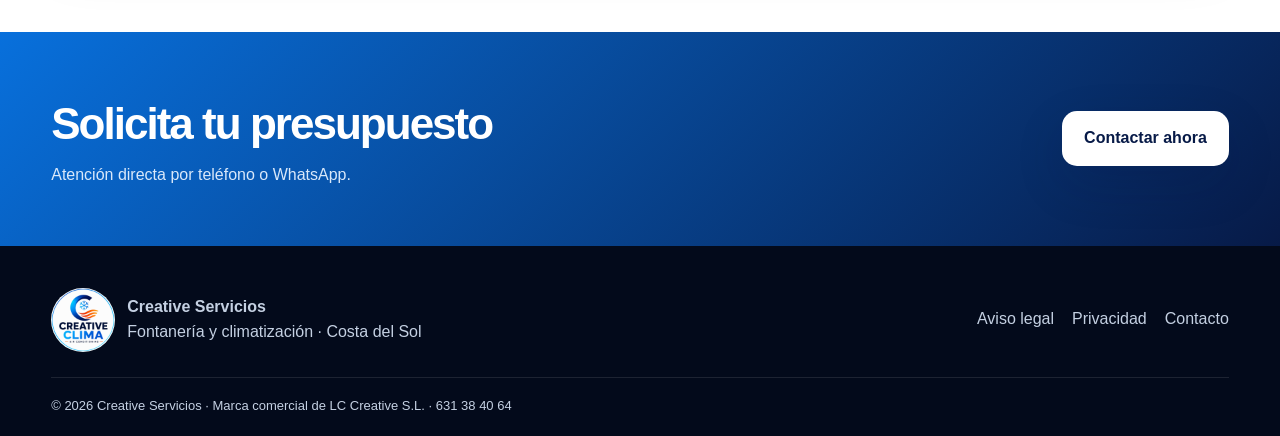
<file: precios.html>
<!doctype html><html lang="es"><head><meta charset="utf-8"><meta name="viewport" content="width=device-width,initial-scale=1"><title>Precios de aire acondicionado | Creative Servicios</title><meta name="description" content="Precios orientativos de equipos de aire acondicionado con instalación estándar"><link rel="canonical" href="https://creativeclima.es/precios.html"><link rel="icon" href="assets/creative-clima-logo.png"><link rel="stylesheet" href="styles.css"></head><body><header class="site-header"><div class="container header-inner"><a class="brand" href="index.html"><img src="assets/creative-clima-logo.png" alt="Creative Servicios"><span><strong>CREATIVE SERVICIOS</strong><small>FONTANERÍA Y CLIMATIZACIÓN</small></span></a><button class="menu-toggle" aria-label="Abrir menú"><span></span><span></span><span></span></button><nav class="main-nav"><a  href="index.html">Inicio</a><a  href="fontaneria.html">Fontanería</a><a  href="instalacion.html">Instalación AC</a><a  href="reparaciones.html">Reparaciones AC</a><a  href="mantenimiento.html">Mantenimiento AC</a><a class=active href="precios.html">Precios AC</a><a  href="trabajos.html">Trabajos</a><a  href="nosotros.html">Nosotros</a><a  href="contacto.html">Contacto</a><a class="nav-cta" href="https://wa.me/34631384064?text=Hola%2C%20necesito%20informaci%C3%B3n%20sobre%20sus%20servicios" target="_blank" rel="noopener">WhatsApp</a></nav></div></header><main><section class="inner-hero"><div class="container inner-grid"><div><span class="eyebrow">Climatización</span><h1>Equipos y precios</h1><p>Precios orientativos con instalación estándar incluida.</p></div><img src="assets/creative-clima-logo.png" alt="Creative Servicios"></div></section><section class="section"><div class="container"><div class="notice"><b>Importante:</b> precios sin IVA, sujetos a confirmación de disponibilidad. Trabajos especiales se presupuestan aparte.</div><div class="pricing-grid"><article class="price-card"><h2>HEC by Haier</h2><ul class="price-list"><li><span>9.000 BTU</span><b>599 €</b></li><li><span>12.000 BTU</span><b>649 €</b></li><li><span>18.000 BTU</span><b>849 €</b></li><li><span>24.000 BTU</span><b>999 €</b></li></ul></article><article class="price-card"><h2>Hisense</h2><ul class="price-list"><li><span>9.000 BTU</span><b>649 €</b></li><li><span>12.000 BTU</span><b>699 €</b></li><li><span>18.000 BTU</span><b>949 €</b></li><li><span>24.000 BTU</span><b>1.149 €</b></li></ul></article><article class="price-card"><h2>Carrier</h2><ul class="price-list"><li><span>9.000 BTU</span><b>699 €</b></li><li><span>12.000 BTU</span><b>749 €</b></li><li><span>18.000 BTU</span><b>999 €</b></li><li><span>24.000 BTU</span><b>1.249 €</b></li></ul></article><article class="price-card"><h2>Bosch</h2><ul class="price-list"><li><span>9.000 BTU</span><b>729 €</b></li><li><span>12.000 BTU</span><b>779 €</b></li><li><span>18.000 BTU</span><b>1.049 €</b></li><li><span>24.000 BTU</span><b>1.299 €</b></li></ul></article></div><div class="price-card premium"><h2>Gama premium</h2><div class="premium-line"><span>Daikin</span><b>desde 899 €</b></div><div class="premium-line"><span>Mitsubishi Electric</span><b>desde 899 €</b></div><div class="premium-line"><span>Fujitsu</span><b>desde 849 €</b></div><div class="premium-line"><span>Panasonic</span><b>desde 849 €</b></div></div></div></section><section class="cta"><div class="container cta-inner"><div><h2>Solicita tu presupuesto</h2><p>Atención directa por teléfono o WhatsApp.</p></div><a class="btn white" href="https://wa.me/34631384064" target="_blank" rel="noopener">Contactar ahora</a></div></section></main><a class="floating-whatsapp" href="https://wa.me/34631384064" target="_blank" rel="noopener">WhatsApp</a><footer class="footer"><div class="container footer-grid"><div class="footer-brand"><img src="assets/creative-clima-logo.png" alt="Creative Servicios"><div><strong>Creative Servicios</strong><span>Fontanería y climatización · Costa del Sol</span></div></div><div class="footer-links"><a href="aviso-legal.html">Aviso legal</a><a href="privacidad.html">Privacidad</a><a href="contacto.html">Contacto</a></div></div><div class="container footer-bottom">© 2026 Creative Servicios · Marca comercial de LC Creative S.L. · 631 38 40 64</div></footer><script src="script.js"></script></body></html>
</file>
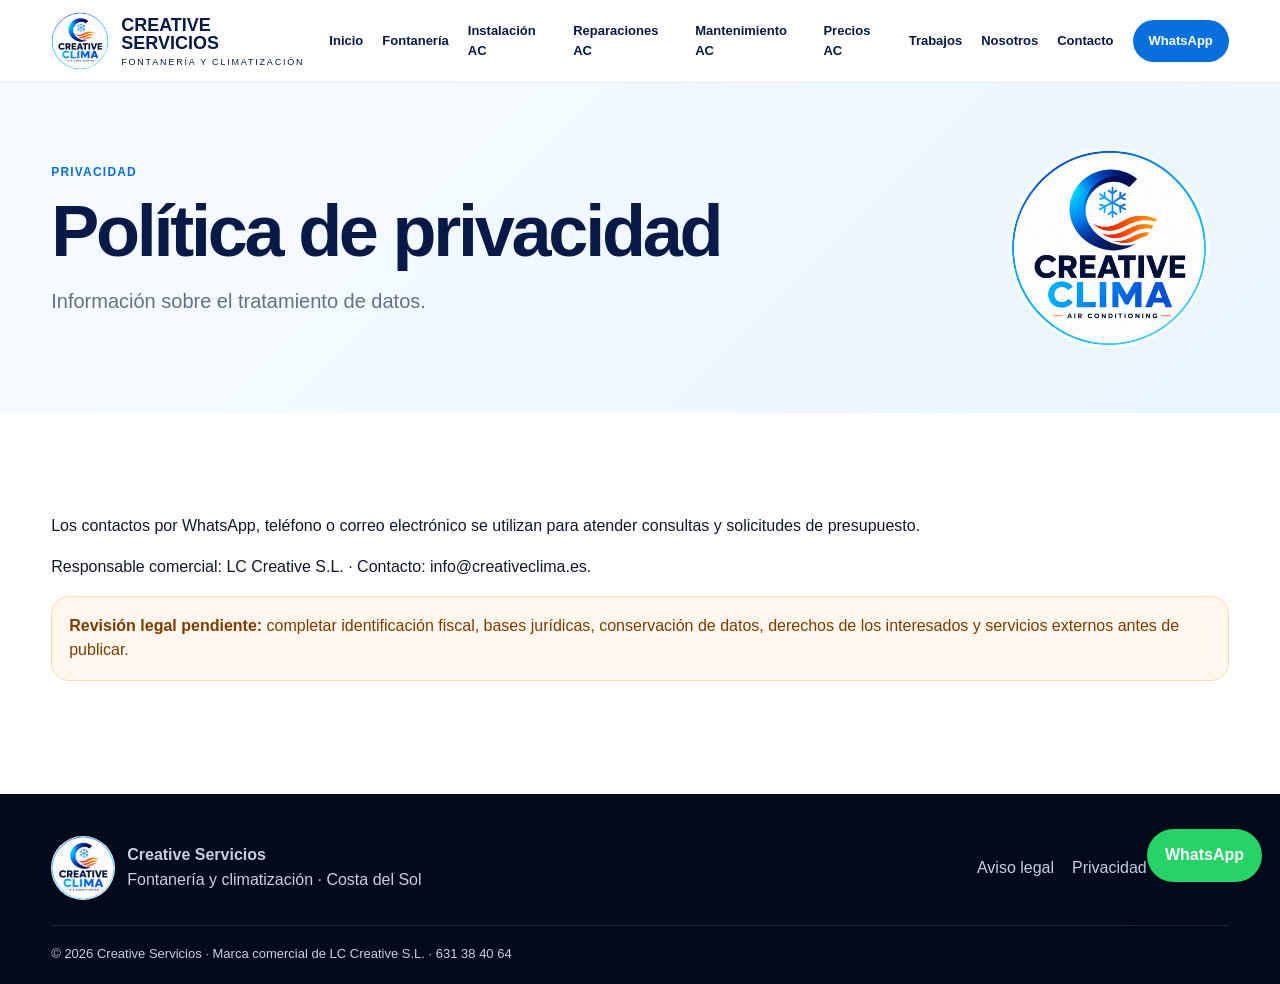
<file: privacidad.html>
<!doctype html><html lang="es"><head><meta charset="utf-8"><meta name="viewport" content="width=device-width,initial-scale=1"><title>Política de privacidad | Creative Servicios</title><meta name="description" content="Información sobre el tratamiento de datos de contacto"><link rel="canonical" href="https://creativeclima.es/privacidad.html"><link rel="icon" href="assets/creative-clima-logo.png"><link rel="stylesheet" href="styles.css"></head><body><header class="site-header"><div class="container header-inner"><a class="brand" href="index.html"><img src="assets/creative-clima-logo.png" alt="Creative Servicios"><span><strong>CREATIVE SERVICIOS</strong><small>FONTANERÍA Y CLIMATIZACIÓN</small></span></a><button class="menu-toggle" aria-label="Abrir menú"><span></span><span></span><span></span></button><nav class="main-nav"><a  href="index.html">Inicio</a><a  href="fontaneria.html">Fontanería</a><a  href="instalacion.html">Instalación AC</a><a  href="reparaciones.html">Reparaciones AC</a><a  href="mantenimiento.html">Mantenimiento AC</a><a  href="precios.html">Precios AC</a><a  href="trabajos.html">Trabajos</a><a  href="nosotros.html">Nosotros</a><a  href="contacto.html">Contacto</a><a class="nav-cta" href="https://wa.me/34631384064?text=Hola%2C%20necesito%20informaci%C3%B3n%20sobre%20sus%20servicios" target="_blank" rel="noopener">WhatsApp</a></nav></div></header><main><section class="inner-hero"><div class="container inner-grid"><div><span class="eyebrow">Privacidad</span><h1>Política de privacidad</h1><p>Información sobre el tratamiento de datos.</p></div><img src="assets/creative-clima-logo.png" alt="Creative Servicios"></div></section><section class="section"><div class="container"><p>Los contactos por WhatsApp, teléfono o correo electrónico se utilizan para atender consultas y solicitudes de presupuesto.</p><p>Responsable comercial: LC Creative S.L. · Contacto: <a href="mailto:info@creativeclima.es">info@creativeclima.es</a>.</p><div class="notice"><b>Revisión legal pendiente:</b> completar identificación fiscal, bases jurídicas, conservación de datos, derechos de los interesados y servicios externos antes de publicar.</div></div></section></main><a class="floating-whatsapp" href="https://wa.me/34631384064" target="_blank" rel="noopener">WhatsApp</a><footer class="footer"><div class="container footer-grid"><div class="footer-brand"><img src="assets/creative-clima-logo.png" alt="Creative Servicios"><div><strong>Creative Servicios</strong><span>Fontanería y climatización · Costa del Sol</span></div></div><div class="footer-links"><a href="aviso-legal.html">Aviso legal</a><a href="privacidad.html">Privacidad</a><a href="contacto.html">Contacto</a></div></div><div class="container footer-bottom">© 2026 Creative Servicios · Marca comercial de LC Creative S.L. · 631 38 40 64</div></footer><script src="script.js"></script></body></html>
</file>
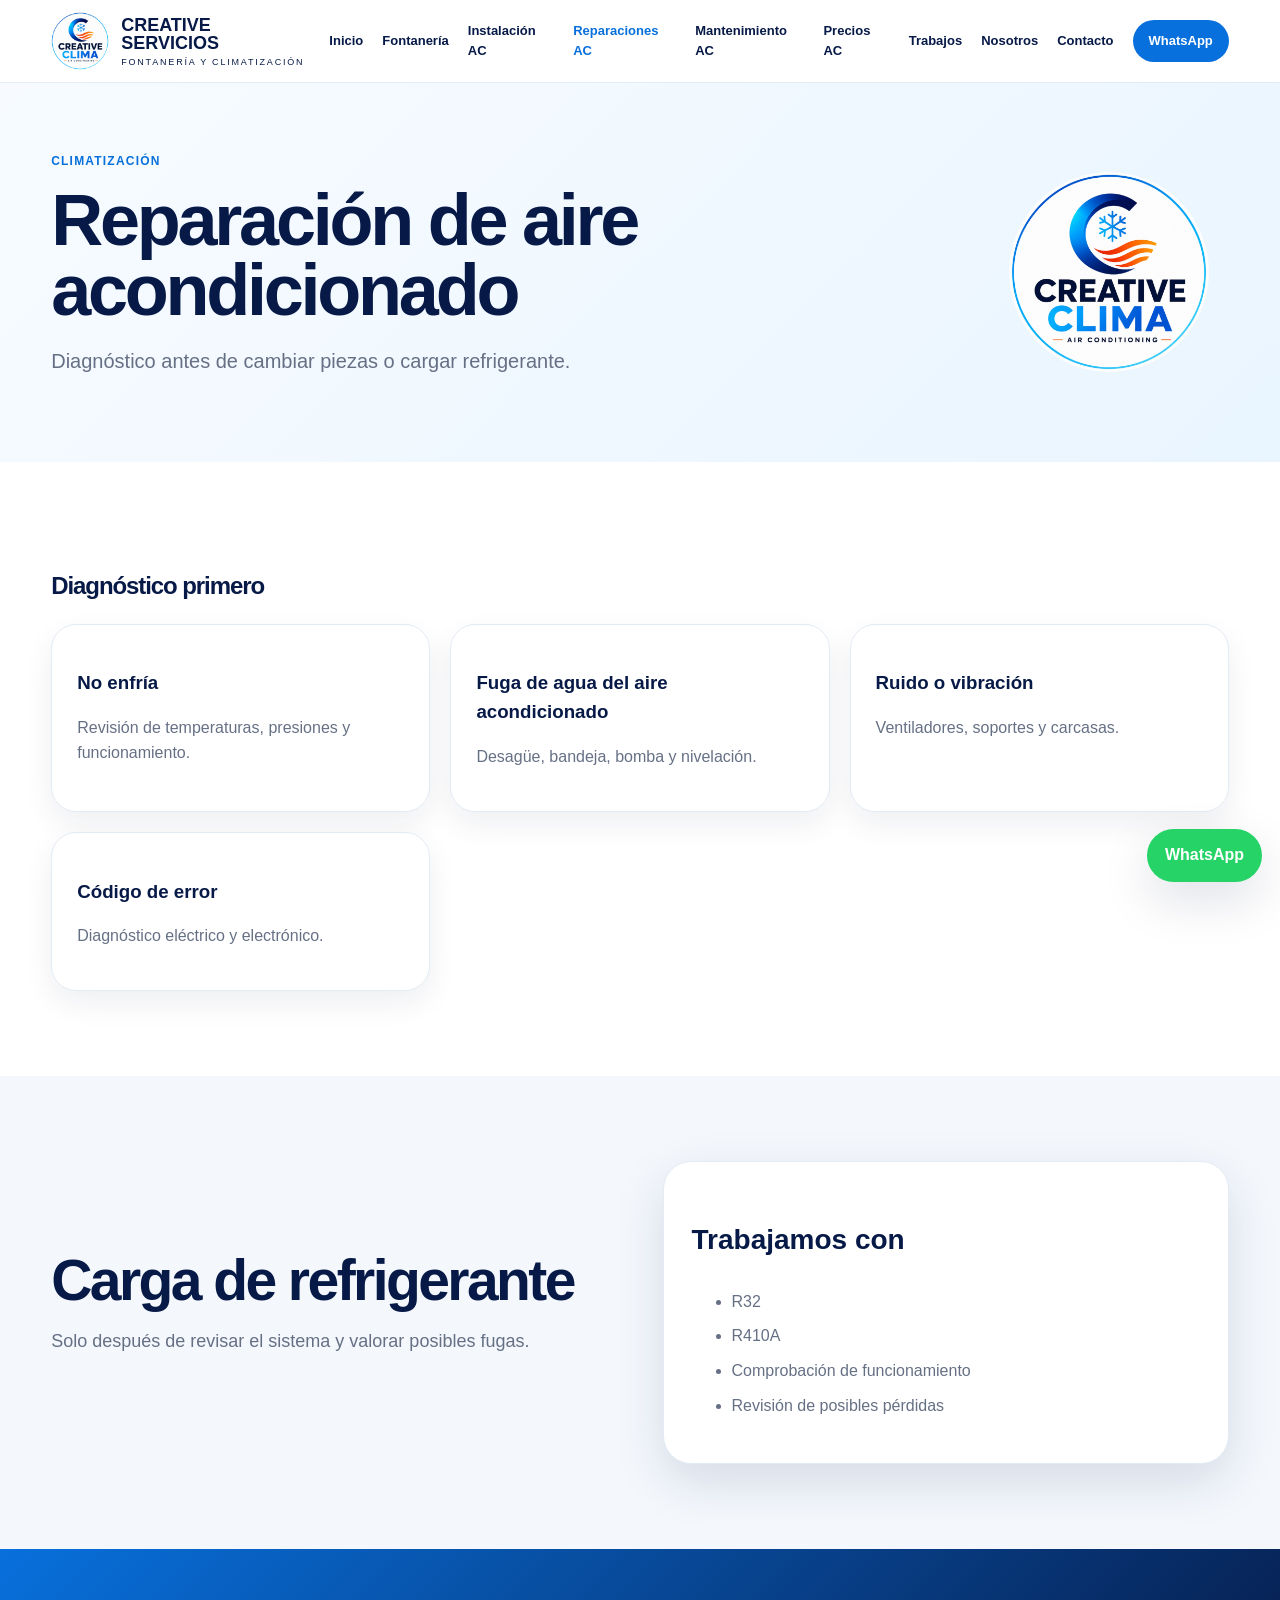
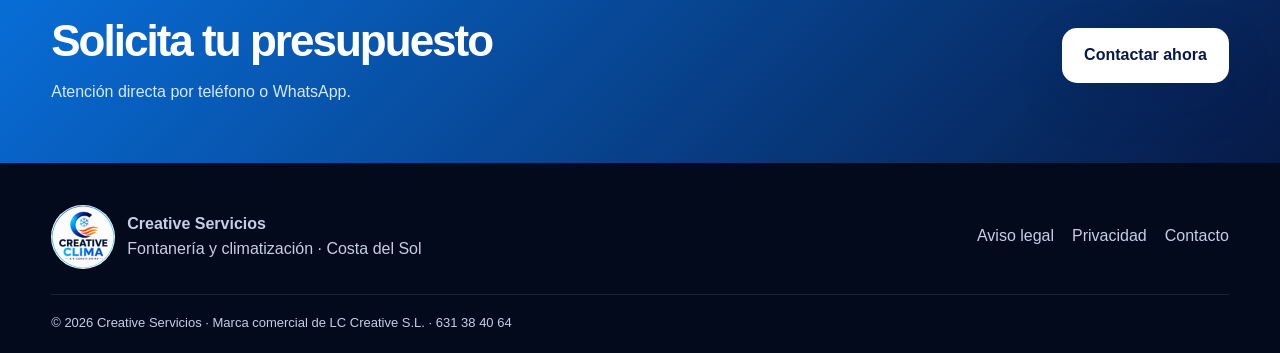
<file: reparaciones.html>
<!doctype html><html lang="es"><head><meta charset="utf-8"><meta name="viewport" content="width=device-width,initial-scale=1"><title>Reparación de aire acondicionado | Creative Servicios</title><meta name="description" content="Diagnóstico y reparación de equipos de climatización en Málaga"><link rel="canonical" href="https://creativeclima.es/reparaciones.html"><link rel="icon" href="assets/creative-clima-logo.png"><link rel="stylesheet" href="styles.css"></head><body><header class="site-header"><div class="container header-inner"><a class="brand" href="index.html"><img src="assets/creative-clima-logo.png" alt="Creative Servicios"><span><strong>CREATIVE SERVICIOS</strong><small>FONTANERÍA Y CLIMATIZACIÓN</small></span></a><button class="menu-toggle" aria-label="Abrir menú"><span></span><span></span><span></span></button><nav class="main-nav"><a  href="index.html">Inicio</a><a  href="fontaneria.html">Fontanería</a><a  href="instalacion.html">Instalación AC</a><a class=active href="reparaciones.html">Reparaciones AC</a><a  href="mantenimiento.html">Mantenimiento AC</a><a  href="precios.html">Precios AC</a><a  href="trabajos.html">Trabajos</a><a  href="nosotros.html">Nosotros</a><a  href="contacto.html">Contacto</a><a class="nav-cta" href="https://wa.me/34631384064?text=Hola%2C%20necesito%20informaci%C3%B3n%20sobre%20sus%20servicios" target="_blank" rel="noopener">WhatsApp</a></nav></div></header><main><section class="inner-hero"><div class="container inner-grid"><div><span class="eyebrow">Climatización</span><h1>Reparación de aire acondicionado</h1><p>Diagnóstico antes de cambiar piezas o cargar refrigerante.</p></div><img src="assets/creative-clima-logo.png" alt="Creative Servicios"></div></section><section class="section"><div class="container"><h2>Diagnóstico primero</h2><div class="cards three"><div class="card"><h3>No enfría</h3><p>Revisión de temperaturas, presiones y funcionamiento.</p></div><div class="card"><h3>Fuga de agua del aire acondicionado</h3><p>Desagüe, bandeja, bomba y nivelación.</p></div><div class="card"><h3>Ruido o vibración</h3><p>Ventiladores, soportes y carcasas.</p></div><div class="card"><h3>Código de error</h3><p>Diagnóstico eléctrico y electrónico.</p></div></div></div></section><section class="section soft"><div class="container"><div class="split"><div><h2>Carga de refrigerante</h2><p>Solo después de revisar el sistema y valorar posibles fugas.</p></div><div class="feature-box"><h3>Trabajamos con</h3><ul><li>R32</li><li>R410A</li><li>Comprobación de funcionamiento</li><li>Revisión de posibles pérdidas</li></ul></div></div></div></section><section class="cta"><div class="container cta-inner"><div><h2>Solicita tu presupuesto</h2><p>Atención directa por teléfono o WhatsApp.</p></div><a class="btn white" href="https://wa.me/34631384064" target="_blank" rel="noopener">Contactar ahora</a></div></section></main><a class="floating-whatsapp" href="https://wa.me/34631384064" target="_blank" rel="noopener">WhatsApp</a><footer class="footer"><div class="container footer-grid"><div class="footer-brand"><img src="assets/creative-clima-logo.png" alt="Creative Servicios"><div><strong>Creative Servicios</strong><span>Fontanería y climatización · Costa del Sol</span></div></div><div class="footer-links"><a href="aviso-legal.html">Aviso legal</a><a href="privacidad.html">Privacidad</a><a href="contacto.html">Contacto</a></div></div><div class="container footer-bottom">© 2026 Creative Servicios · Marca comercial de LC Creative S.L. · 631 38 40 64</div></footer><script src="script.js"></script></body></html>
</file>
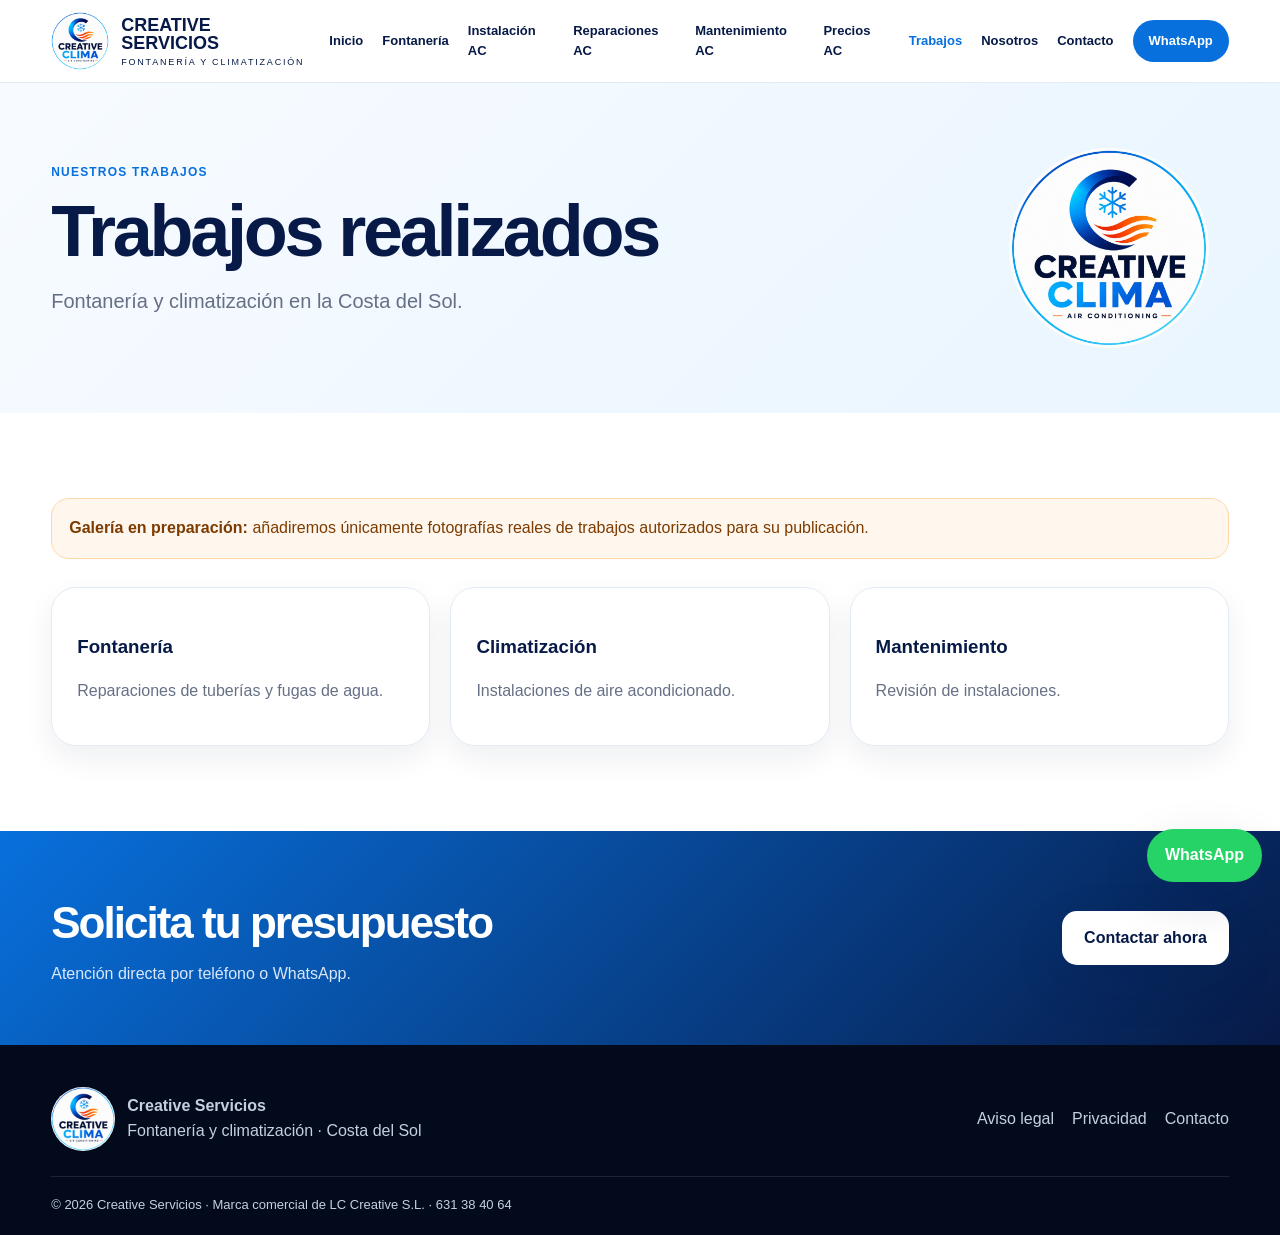
<file: trabajos.html>
<!doctype html><html lang="es"><head><meta charset="utf-8"><meta name="viewport" content="width=device-width,initial-scale=1"><title>Trabajos realizados | Creative Servicios</title><meta name="description" content="Galería de trabajos de fontanería y climatización"><link rel="canonical" href="https://creativeclima.es/trabajos.html"><link rel="icon" href="assets/creative-clima-logo.png"><link rel="stylesheet" href="styles.css"></head><body><header class="site-header"><div class="container header-inner"><a class="brand" href="index.html"><img src="assets/creative-clima-logo.png" alt="Creative Servicios"><span><strong>CREATIVE SERVICIOS</strong><small>FONTANERÍA Y CLIMATIZACIÓN</small></span></a><button class="menu-toggle" aria-label="Abrir menú"><span></span><span></span><span></span></button><nav class="main-nav"><a  href="index.html">Inicio</a><a  href="fontaneria.html">Fontanería</a><a  href="instalacion.html">Instalación AC</a><a  href="reparaciones.html">Reparaciones AC</a><a  href="mantenimiento.html">Mantenimiento AC</a><a  href="precios.html">Precios AC</a><a class=active href="trabajos.html">Trabajos</a><a  href="nosotros.html">Nosotros</a><a  href="contacto.html">Contacto</a><a class="nav-cta" href="https://wa.me/34631384064?text=Hola%2C%20necesito%20informaci%C3%B3n%20sobre%20sus%20servicios" target="_blank" rel="noopener">WhatsApp</a></nav></div></header><main><section class="inner-hero"><div class="container inner-grid"><div><span class="eyebrow">Nuestros trabajos</span><h1>Trabajos realizados</h1><p>Fontanería y climatización en la Costa del Sol.</p></div><img src="assets/creative-clima-logo.png" alt="Creative Servicios"></div></section><section class="section"><div class="container"><div class="notice"><b>Galería en preparación:</b> añadiremos únicamente fotografías reales de trabajos autorizados para su publicación.</div><div class="cards three"><div class="card"><h3>Fontanería</h3><p>Reparaciones de tuberías y fugas de agua.</p></div><div class="card"><h3>Climatización</h3><p>Instalaciones de aire acondicionado.</p></div><div class="card"><h3>Mantenimiento</h3><p>Revisión de instalaciones.</p></div></div></div></section><section class="cta"><div class="container cta-inner"><div><h2>Solicita tu presupuesto</h2><p>Atención directa por teléfono o WhatsApp.</p></div><a class="btn white" href="https://wa.me/34631384064" target="_blank" rel="noopener">Contactar ahora</a></div></section></main><a class="floating-whatsapp" href="https://wa.me/34631384064" target="_blank" rel="noopener">WhatsApp</a><footer class="footer"><div class="container footer-grid"><div class="footer-brand"><img src="assets/creative-clima-logo.png" alt="Creative Servicios"><div><strong>Creative Servicios</strong><span>Fontanería y climatización · Costa del Sol</span></div></div><div class="footer-links"><a href="aviso-legal.html">Aviso legal</a><a href="privacidad.html">Privacidad</a><a href="contacto.html">Contacto</a></div></div><div class="container footer-bottom">© 2026 Creative Servicios · Marca comercial de LC Creative S.L. · 631 38 40 64</div></footer><script src="script.js"></script></body></html>
</file>
<file: styles.css>
:root{--navy:#071a47;--blue:#0870dc;--sky:#27b7f5;--orange:#ff6b00;--green:#25d366;--ink:#121826;--muted:#667085;--soft:#f4f8fd;--line:#e3ebf4;--white:#fff;--shadow:0 18px 50px rgba(7,26,71,.13)}
*{box-sizing:border-box}html{scroll-behavior:smooth}body{margin:0;font-family:Arial,Helvetica,sans-serif;color:var(--ink);line-height:1.55}a{text-decoration:none;color:inherit}img{max-width:100%;display:block}.container{width:min(1180px,92%);margin:auto}
.site-header{position:sticky;top:0;z-index:99;background:rgba(255,255,255,.96);backdrop-filter:blur(12px);border-bottom:1px solid var(--line)}.header-inner{min-height:82px;display:flex;align-items:center;justify-content:space-between;gap:20px}.brand{display:flex;align-items:center;gap:12px;color:var(--navy)}.brand img{width:58px;height:58px;border-radius:50%;object-fit:cover}.brand span{display:flex;flex-direction:column;line-height:1}.brand strong{font-size:18px}.brand small{font-size:9px;letter-spacing:.2em;margin-top:6px}.main-nav{display:flex;gap:19px;align-items:center;font-size:13px;font-weight:800;color:var(--navy)}.main-nav a.active{color:var(--blue)}.nav-cta{background:var(--blue);color:#fff!important;padding:11px 16px;border-radius:999px}.menu-toggle{display:none;border:0;background:none;width:44px}.menu-toggle span{display:block;height:3px;background:var(--navy);margin:5px;border-radius:5px}
.hero{background:linear-gradient(135deg,#fff,#f2f8ff 60%,#e8f5ff)}.hero-grid{min-height:650px;display:grid;grid-template-columns:1.05fr .95fr;gap:50px;align-items:center;padding:75px 0}.eyebrow{display:inline-block;color:var(--blue);text-transform:uppercase;letter-spacing:.1em;font-size:12px;font-weight:900;margin-bottom:14px}.hero h1,.inner-hero h1,.section h2,.cta h2{color:var(--navy);letter-spacing:-.045em}.hero h1{font-size:clamp(50px,7vw,88px);line-height:.94;margin:0 0 24px}.hero h1 em{font-style:normal;color:var(--orange);display:block}.lead{font-size:21px;color:var(--muted)}.actions{display:flex;gap:14px;flex-wrap:wrap;margin:28px 0}.btn{display:inline-flex;justify-content:center;align-items:center;padding:15px 22px;border-radius:15px;font-weight:900;box-shadow:var(--shadow)}.primary{background:var(--blue);color:#fff}.secondary{background:#fff;border:2px solid var(--line);color:var(--navy)}.white{background:#fff;color:var(--navy)}.whatsapp{background:var(--green);color:#fff}.trust{display:flex;gap:10px;flex-wrap:wrap}.trust span{background:#fff;border:1px solid var(--line);border-radius:999px;padding:9px 13px;font-size:13px;font-weight:800;color:var(--navy)}.hero-card{background:#fff;border:1px solid var(--line);border-radius:30px;padding:30px;box-shadow:var(--shadow);text-align:center}.hero-card img{width:190px;height:190px;object-fit:cover;border-radius:50%;margin:auto}.hero-card h2{font-size:34px}.hero-card p{color:var(--muted)}.hero-card a{color:var(--blue);font-weight:900}.coverage{background:var(--navy);color:#fff;padding:15px 0}
.section{padding:85px 0}.soft{background:var(--soft)}.dark{background:linear-gradient(135deg,var(--navy),#0a4f9d);color:#fff}.section-head{text-align:center;max-width:780px;margin:0 auto 40px}.section-head h2,.split h2{font-size:clamp(36px,5vw,57px);line-height:1.02;margin:0 0 15px}.section-head p,.split p{color:var(--muted);font-size:18px}.section-head.light h2,.section-head.light p,.dark h2{color:#fff}.cards{display:grid;gap:20px}.cards.four{grid-template-columns:repeat(4,1fr)}.cards.three{grid-template-columns:repeat(3,1fr)}.card{display:block;background:#fff;border:1px solid var(--line);border-radius:25px;padding:25px;box-shadow:0 12px 30px rgba(7,26,71,.07)}.card h3{color:var(--navy)}.card p{color:var(--muted)}.card b{color:var(--blue)}.icon{display:grid;place-items:center;width:52px;height:52px;background:linear-gradient(135deg,var(--blue),var(--sky));color:#fff;border-radius:16px;font-size:24px}.split{display:grid;grid-template-columns:1fr 1fr;gap:45px;align-items:center}.check-list{display:grid;grid-template-columns:repeat(2,1fr);gap:14px}.check-list>div{background:#fff;border:1px solid var(--line);border-radius:18px;padding:18px}.check-list b,.check-list span{display:block}.check-list b{color:var(--blue);font-size:20px}.check-list span{color:var(--muted)}.feature-box{background:#fff;border:1px solid var(--line);border-radius:28px;padding:28px;box-shadow:var(--shadow)}.feature-box h3{color:var(--navy);font-size:28px}.feature-box li{margin:10px 0;color:var(--muted)}.steps{display:grid;grid-template-columns:repeat(4,1fr);gap:18px}.steps>div{background:rgba(255,255,255,.09);border:1px solid rgba(255,255,255,.16);border-radius:22px;padding:23px}.steps span{font-size:34px;font-weight:900;color:#8fdcff}.steps p{color:#dbe8f7}.brand-grid{display:grid;grid-template-columns:repeat(4,1fr);gap:14px}.brand-grid span{background:#fff;border:1px solid var(--line);padding:18px;border-radius:18px;text-align:center;font-weight:900;color:var(--navy)}
.cta{background:linear-gradient(135deg,var(--blue),var(--navy));color:#fff;padding:58px 0}.cta-inner{display:flex;align-items:center;justify-content:space-between;gap:25px}.cta h2{color:#fff;font-size:44px;margin:0}.cta p{margin:5px 0 0;color:#d9e8fa}
.inner-hero{background:linear-gradient(135deg,#f7fbff,#e9f5ff);padding:65px 0}.inner-grid{display:grid;grid-template-columns:1fr 220px;gap:40px;align-items:center}.inner-hero h1{font-size:clamp(44px,6vw,72px);line-height:.98;margin:0 0 15px}.inner-hero p{font-size:20px;color:var(--muted)}.inner-hero img{width:200px;height:200px;object-fit:cover;border-radius:50%}.notice{background:#fff7ed;border:1px solid #fed7aa;color:#7c3b00;border-radius:18px;padding:17px;margin-bottom:28px}
.pricing-grid{display:grid;grid-template-columns:repeat(3,1fr);gap:22px}.price-card{position:relative;background:#fff;border:2px solid var(--line);border-radius:28px;padding:27px;box-shadow:var(--shadow)}.price-card.featured{border-color:var(--blue)}.price-card.premium{border-color:var(--orange)}.tag{font-weight:900;text-transform:uppercase;font-size:12px;letter-spacing:.08em}.tag.green{color:#198754}.tag.blue{color:var(--blue)}.tag.orange{color:var(--orange)}.price-card h2{font-size:27px;margin:20px 0 9px}.price-list{list-style:none;margin:0;padding:0;border-top:1px solid var(--line)}.price-list li,.premium-line{display:flex;justify-content:space-between;gap:15px;padding:10px 0;border-bottom:1px solid var(--line)}.price-list b,.premium-line b{color:var(--orange)}.ribbon{position:absolute;right:18px;top:-14px;background:var(--orange);color:#fff;padding:8px 13px;border-radius:999px;font-size:11px;font-weight:900}
.gallery-grid{display:grid;grid-template-columns:repeat(3,1fr);gap:18px}.gallery-item{min-height:260px;border-radius:25px;padding:24px;background:linear-gradient(145deg,var(--navy),var(--blue));color:#fff;display:flex;flex-direction:column;justify-content:flex-end}.gallery-item span{font-size:26px;font-weight:900}.gallery-item p{color:#dce9fa}
.contact-grid{display:grid;grid-template-columns:1fr 420px;gap:45px;align-items:start}.contact-info{display:grid;grid-template-columns:repeat(2,1fr);gap:14px;margin-top:25px}.contact-info>a,.contact-info>div{border:1px solid var(--line);border-radius:18px;padding:18px;display:flex;flex-direction:column}.contact-info b{color:var(--navy)}.contact-info span{color:var(--muted)}.contact-card{background:#fff;border:1px solid var(--line);border-radius:28px;padding:28px;text-align:center;box-shadow:var(--shadow)}.contact-card img{width:160px;height:160px;object-fit:cover;border-radius:50%;margin:auto}.contact-card .btn{width:100%}
.floating-whatsapp{position:fixed;right:18px;bottom:18px;z-index:120;background:var(--green);color:#fff;padding:14px 18px;border-radius:999px;font-weight:900;box-shadow:var(--shadow)}.footer{background:#030a1b;color:#c4d0e2;padding:42px 0 20px}.footer-grid{display:flex;justify-content:space-between;gap:35px;align-items:center}.footer-brand{display:flex;align-items:center;gap:12px}.footer-brand img{width:64px;height:64px;border-radius:50%}.footer-brand div{display:flex;flex-direction:column}.footer-links{display:flex;gap:18px}.footer-bottom{border-top:1px solid rgba(255,255,255,.1);margin-top:25px;padding-top:18px;font-size:13px}
@media(max-width:980px){.menu-toggle{display:block}.main-nav{position:absolute;left:0;right:0;top:82px;background:#fff;padding:20px 4%;display:none;flex-direction:column;align-items:stretch;border-bottom:1px solid var(--line)}.main-nav.open{display:flex}.hero-grid,.split,.contact-grid{grid-template-columns:1fr}.cards.four,.steps,.brand-grid{grid-template-columns:repeat(2,1fr)}.pricing-grid,.cards.three{grid-template-columns:1fr}.inner-grid{grid-template-columns:1fr 160px}.gallery-grid{grid-template-columns:repeat(2,1fr)}}
@media(max-width:620px){.header-inner{min-height:72px}.brand img{width:48px;height:48px}.brand strong{font-size:15px}.main-nav{top:72px}.hero-grid{padding:55px 0}.hero h1{font-size:48px}.hero-card img{width:150px;height:150px}.actions .btn{width:100%}.section{padding:65px 0}.cards.four,.cards.three,.steps,.brand-grid,.check-list,.contact-info,.gallery-grid{grid-template-columns:1fr}.cta-inner,.footer-grid{flex-direction:column;align-items:flex-start}.inner-grid{grid-template-columns:1fr}.inner-hero img{width:135px;height:135px}.footer-links{flex-wrap:wrap}.floating-whatsapp{font-size:0;width:58px;height:58px;padding:0;border-radius:50%}.floating-whatsapp:after{content:"✆";font-size:27px;display:grid;place-items:center;height:100%}}
</file>
